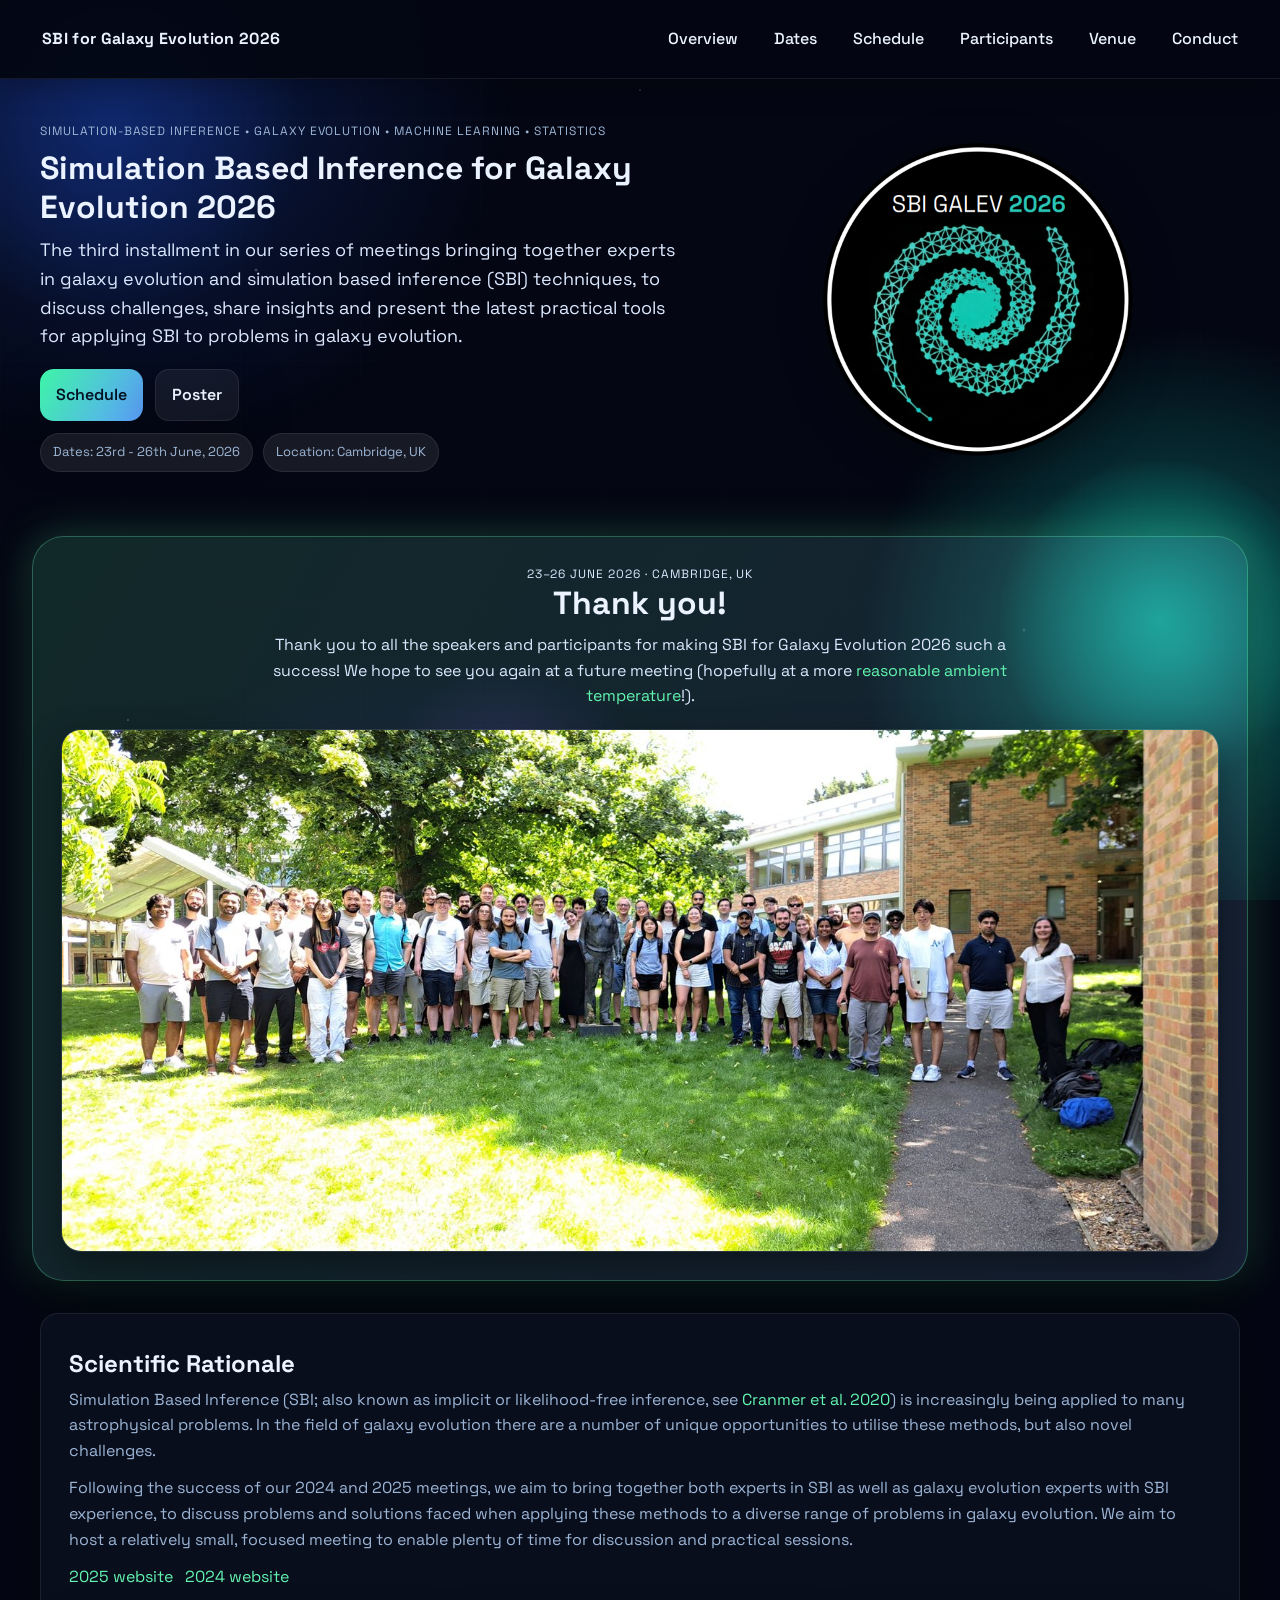
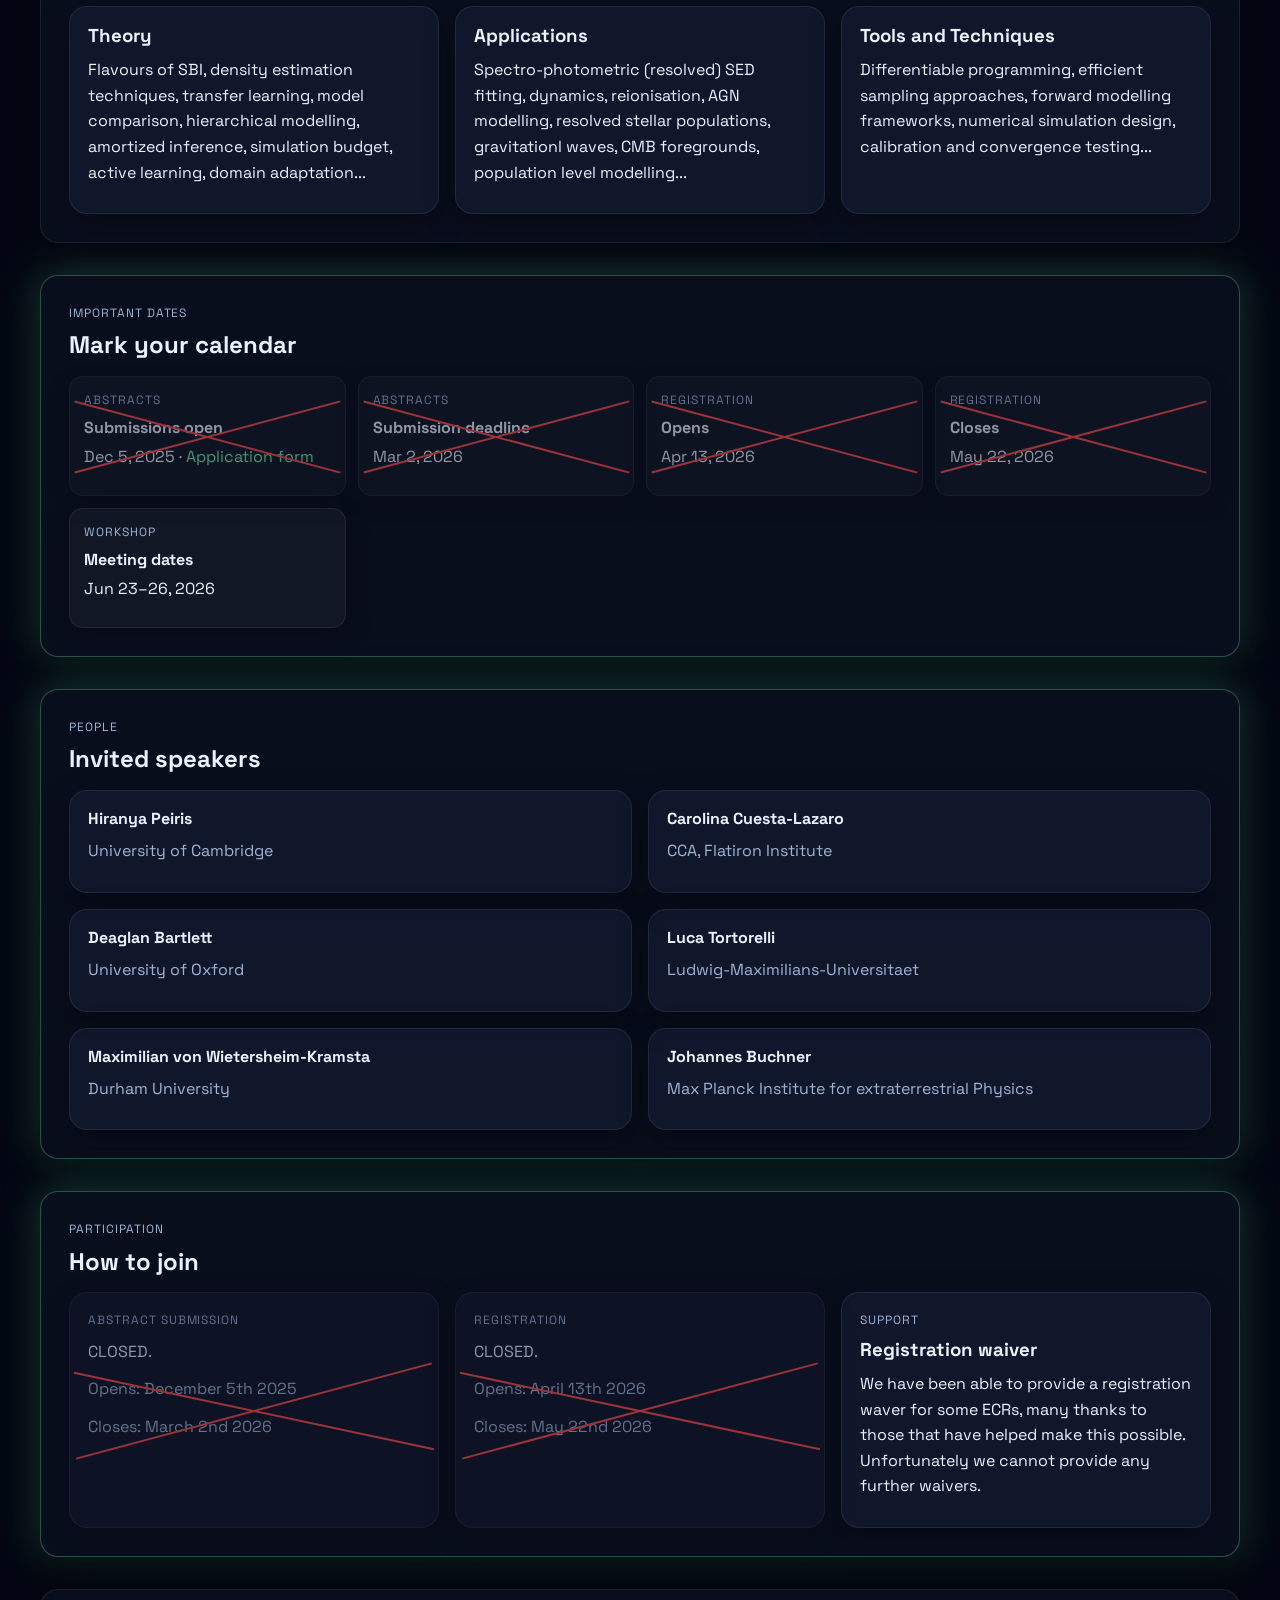
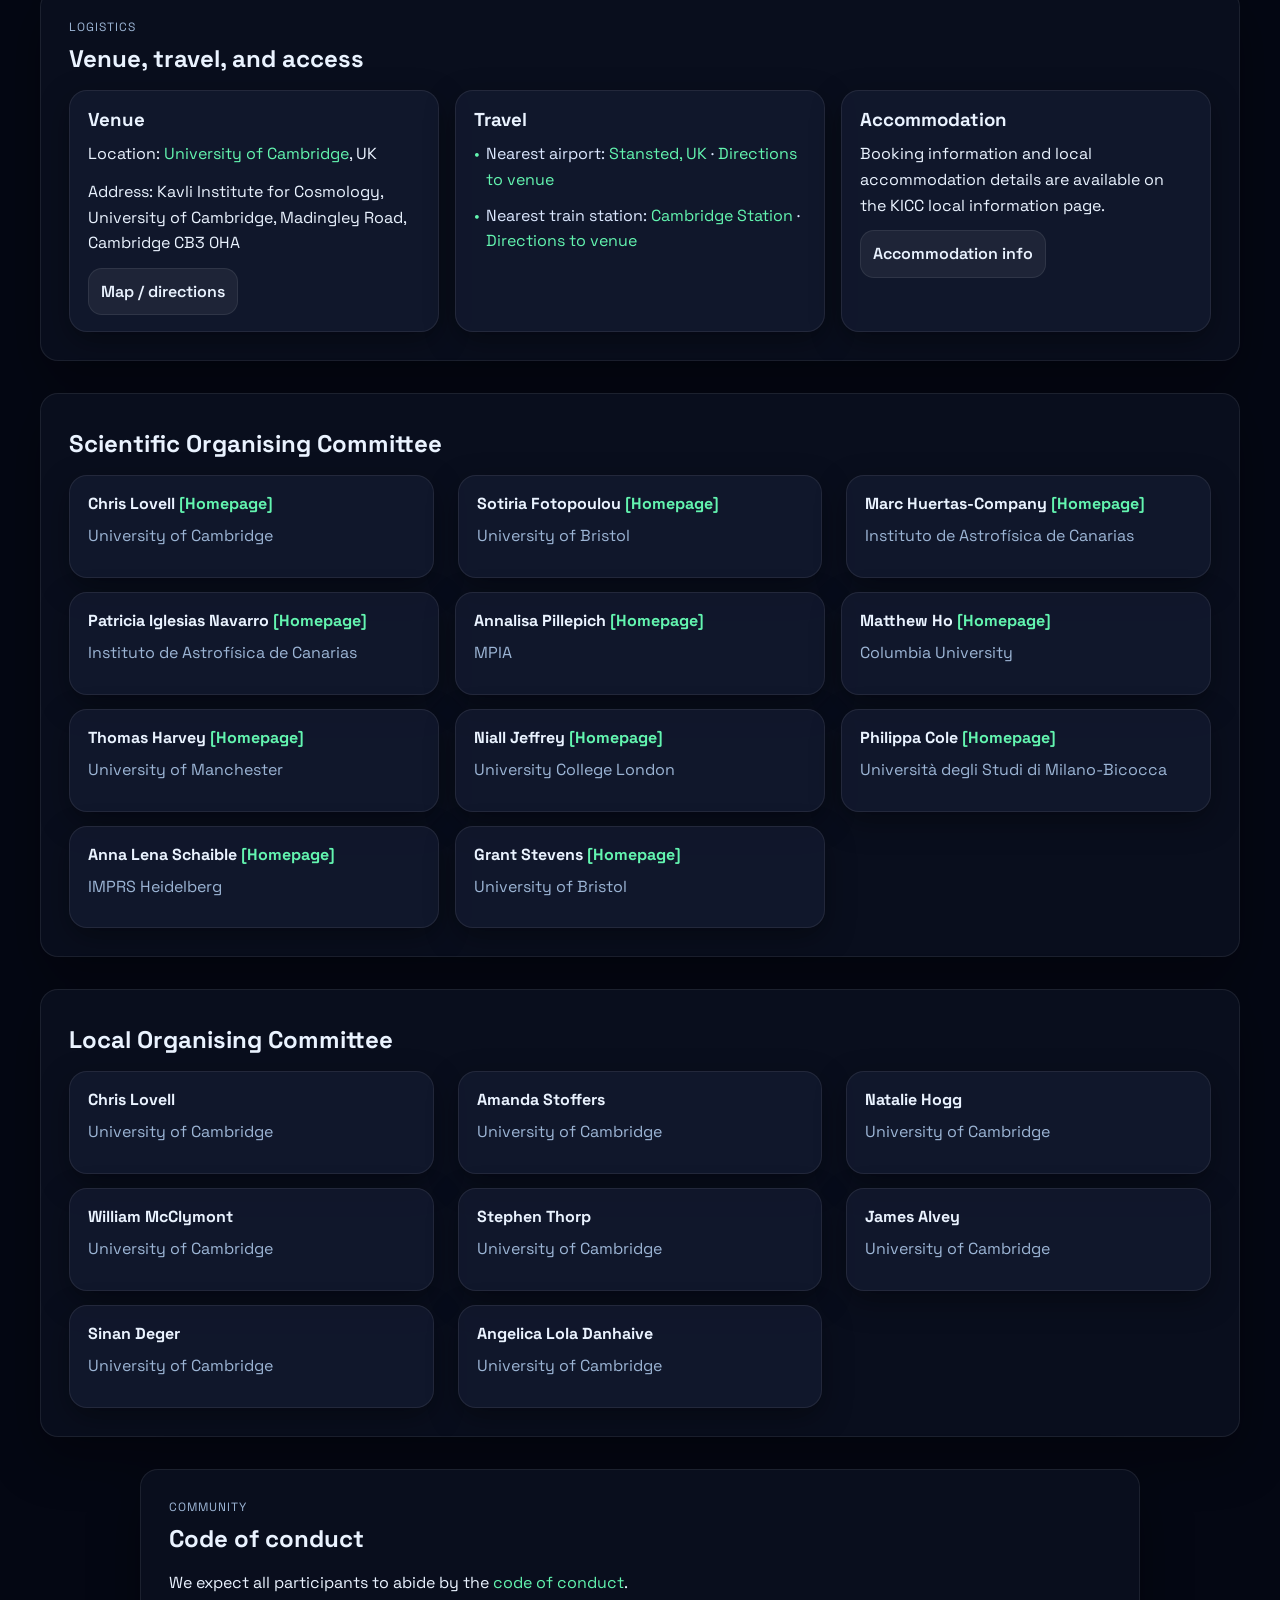
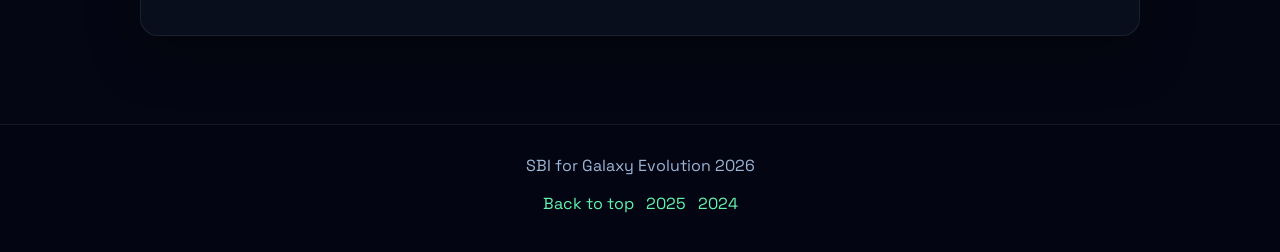
<file: index.html>
<!DOCTYPE html>
<html lang="en">
<head>
  <meta charset="UTF-8">
  <meta name="viewport" content="width=device-width, initial-scale=1.0">
  <title>SBI GALEV 2026</title>
  <link rel="icon" type="image/png" href="assets/logo.png">
  <link rel="preconnect" href="https://fonts.googleapis.com">
  <link rel="preconnect" href="https://fonts.gstatic.com" crossorigin>
  <link href="https://fonts.googleapis.com/css2?family=Space+Grotesk:wght@400;500;600;700&family=IBM+Plex+Mono:wght@400;500&display=swap" rel="stylesheet">
  <!-- Google tag (gtag.js) -->
  <script async src="https://www.googletagmanager.com/gtag/js?id=G-QC3LBYF0QE"></script>
  <script>
    window.dataLayer = window.dataLayer || [];
    function gtag(){dataLayer.push(arguments);}
    gtag('js', new Date());

    gtag('config', 'G-QC3LBYF0QE');
  </script>
  <link rel="stylesheet" href="assets/style.css">
</head>
<body>
  <div class="background">
    <div class="grid"></div>
    <div class="stars"></div>
    <div class="orb orb-1"></div>
    <div class="orb orb-2"></div>
    <div class="orb orb-3"></div>
  </div>

  <header class="hero" id="top">
    <nav class="nav">
      <a class="brand" href="#top">SBI for Galaxy Evolution 2026</a>
      <button class="nav-toggle" aria-label="Toggle navigation" aria-expanded="false">☰</button>
      <div class="nav-links">
        <a href="#overview">Overview</a>
        <a href="#dates">Dates</a>
        <a href="schedule.html">Schedule</a>
        <a href="participants.html">Participants</a>
        <a href="#logistics">Venue</a>
        <a href="#conduct">Conduct</a>
      </div>
    </nav>

    <div class="hero-content">
      <div class="hero-text">
        <p class="label">Simulation-Based Inference • Galaxy Evolution • Machine Learning • Statistics</p>
        <h1>Simulation Based Inference for Galaxy Evolution 2026</h1>
        <p class="lead">The third installment in our series of meetings bringing together experts in galaxy evolution and simulation based inference (SBI) techniques, to discuss challenges, share insights and present the latest practical tools for applying SBI to problems in galaxy evolution.
	</p>
        <div class="hero-actions">
          <a class="button primary" href="schedule.html">Schedule</a>
          <a class="button ghost" href="assets/poster.pdf" target="_blank" rel="noopener">Poster</a>
          <!--a class="button ghost" href="[Add program link]" target="_blank" rel="noopener">Program PDF</a-->
        </div>
        <div class="hero-meta">
          <span class="pill">Dates: 23rd - 26th June, 2026</span>
          <span class="pill">Location: Cambridge, UK</span>
          <!--span class="pill">Abstract submission deadline: <span>March 2nd 2026</span></span-->
          <!--span class="pill">Hybrid: <span>[Yes/No]</span></span-->
        </div>
      </div>
      <div class="hero-visual">
        <img class="logo-image" src="assets/logo.png?v=2" alt="SBI for Galaxy Evolution logo">
      </div>
    </div>
  </header>

  <main>
    <section class="thank-you" aria-label="Thank you">
      <div class="thank-you-inner">
        <div class="thank-you-text">
          <p class="label">23–26 June 2026 · Cambridge, UK</p>
          <h2>Thank you!</h2>
          <p>Thank you to all the speakers and participants for making SBI for Galaxy Evolution 2026 such a success! We hope to see you again at a future meeting (hopefully at a more <a href="https://www.bbc.co.uk/news/articles/crlw2xgrp3xo" target="_blank">reasonable ambient temperature</a>!).</p>
        </div>
        <figure class="thank-you-figure">
          <img src="assets/conference_picture.jpg" alt="Group photo of SBI for Galaxy Evolution 2026 participants outside the Kavli Institute for Cosmology, Cambridge">
        </figure>
      </div>
    </section>

    <section id="overview" class="panel">
      <div class="section-header">
        <p class="label"></p>
        <h2>Scientific Rationale</h2>
	<p class="muted">Simulation Based Inference (SBI; also known as implicit or likelihood-free inference, see <a href="https://www.pnas.org/doi/full/10.1073/pnas.1912789117" target="_blank">Cranmer et al. 2020</a>) is increasingly being applied to many astrophysical problems. In the field of galaxy evolution there are a number of unique opportunities to utilise these methods, but also novel challenges.</p>

	<p class="muted">Following the success of our 2024 and 2025 meetings, we aim to bring together both experts in SBI as well as galaxy evolution experts with SBI experience, to discuss problems and solutions faced when applying these methods to a diverse range of problems in galaxy evolution. We aim to host a relatively small, focused meeting to enable plenty of time for discussion and practical sessions.
	</p>
        <div class="links-inline">
          <a href="https://sbi-galev.github.io/2025/" target="_blank" rel="noopener">2025 website</a>
          <a href="https://sbi-galev.github.io/2024/" target="_blank" rel="noopener">2024 website</a>
        </div>
      </div>
      <div class="cards three">
        <article class="card">
          <!--p class="label"></p-->
          <h3>Theory</h3>
          <p>Flavours of SBI, density estimation techniques, transfer learning, model comparison, hierarchical modelling, amortized inference, simulation budget, active learning, domain adaptation...</p>
        </article>
        <article class="card">
          <!--p class="label">Just some of the topics covered in previous meetings...</p-->
          <h3>Applications</h3>
          <p>Spectro-photometric (resolved) SED fitting, dynamics, reionisation, AGN modelling, resolved stellar populations, gravitationl waves, CMB foregrounds, population level modelling...</p>
        </article>

        <article class="card">
          <!--p class="label"></p-->
          <h3>Tools and Techniques</h3>
          <p>Differentiable programming, efficient sampling approaches, forward modelling frameworks, numerical simulation design, calibration and convergence testing...</p>
        </article>
      </div>
    </section>

    <section id="dates" class="panel highlight">
      <div class="section-header">
        <p class="label">Important dates</p>
        <h2>Mark your calendar</h2>
        <!--p class="muted">Fill in the milestones and we will keep this timeline in sync with announcements.</p-->
      </div>
      <div class="milestones">
        <article class="mini-card crossed-out">
          <p class="label">Abstracts</p>
          <h4>Submissions open</h4>
          <p>Dec 5, 2025 · <a href="https://forms.gle/ouqA81g2KwaksUS9A" target="_blank">Application form</a></p>
        </article>
        <article class="mini-card crossed-out">
          <p class="label">Abstracts</p>
          <h4>Submission deadline</h4>
          <p>Mar 2, 2026</p>
        </article>
        <article class="mini-card crossed-out">
          <p class="label">Registration</p>
          <h4>Opens</h4>
          <p>Apr 13, 2026</p>
        </article>
        <article class="mini-card crossed-out">
          <p class="label">Registration</p>
          <h4>Closes</h4>
          <p>May 22, 2026</p>
        </article>
        <article class="mini-card">
          <p class="label">Workshop</p>
          <h4>Meeting dates</h4>
          <p>Jun 23–26, 2026</p>
        </article>
      </div>
    </section>

    <!--section id="program" class="panel">
      <div class="section-header">
        <p class="label">Program</p>
        <h2>Structure & flow</h2>
        <p class="muted">Use this template to publish a clear daily structure. Add a PDF once finalized.</p>
      </div>
      <div class="schedule">
        <div class="day">
          <div class="day-head">
            <h4>Day 1 — <span>[Insert date]</span></h4>
            <p class="muted">Foundations + calibration</p>
          </div>
          <ul>
            <li><span>09:00</span><p>Welcome + workshop goals</p></li>
            <li><span>09:30</span><p>Keynote: <span>[Speaker]</span> — <span>[Talk title]</span></p></li>
            <li><span>11:00</span><p>Tutorial: Neural ratio estimation warmup</p></li>
            <li><span>14:00</span><p>Hands-on lab: Posterior diagnostics on mock surveys</p></li>
            <li><span>16:30</span><p>Lightning talks block 1 (<span>[n slots]</span>)</p></li>
          </ul>
        </div>
        <div class="day">
          <div class="day-head">
            <h4>Day 2 — <span>[Insert date]</span></h4>
            <p class="muted">Surrogates + scaling</p>
          </div>
          <ul>
            <li><span>09:00</span><p>Keynote: <span>[Speaker]</span> — Diffusion surrogates for simulators</p></li>
            <li><span>10:30</span><p>Panel: Robustness & calibration across surveys</p></li>
            <li><span>13:30</span><p>Tutorial: Flow-based posteriors + simulation budget design</p></li>
            <li><span>15:30</span><p>Hack session: Inference pipelines for <span>[Target dataset]</span></p></li>
            <li><span>17:00</span><p>Lightning talks block 2 (<span>[n slots]</span>)</p></li>
          </ul>
        </div>
        <div class="day">
          <div class="day-head">
            <h4>Day 3 — <span>[Insert date]</span></h4>
            <p class="muted">Applications + outlook</p>
          </div>
          <ul>
            <li><span>09:00</span><p>Keynote: <span>[Speaker]</span> — SBI for galaxy assembly histories</p></li>
            <li><span>11:00</span><p>Contributed talks: science highlights</p></li>
            <li><span>14:00</span><p>Collaborative sprint: Uncertainty-aware catalogs</p></li>
            <li><span>16:00</span><p>Wrap-up: Lessons + next steps</p></li>
          </ul>
        </div>
      </div>
    </section-->

    <section id="speakers" class="panel highlight">
      <div class="section-header">
        <p class="label">People</p>
        <h2>Invited speakers</h2>
        <!--p class="muted">Replace placeholders with confirmed names, affiliations, and topics.</p-->
      </div>
      <div class="cards fixed-two">
        <article class="card">
          <h4>Hiranya Peiris</h4>
          <p class="muted">University of Cambridge</p>
        </article>
        <article class="card">
          <h4>Carolina Cuesta-Lazaro</h4>
          <p class="muted">CCA, Flatiron Institute</p>
        </article>
        <article class="card">
          <h4>Deaglan Bartlett</h4>
          <p class="muted">University of Oxford</p>
        </article>
        <article class="card">
          <h4>Luca Tortorelli</h4>
          <p class="muted">Ludwig-Maximilians-Universitaet</p>
        </article>
        <article class="card">
          <h4>Maximilian von Wietersheim-Kramsta</h4>
          <p class="muted">Durham University</p>
        </article>
        <article class="card">
          <h4>Johannes Buchner</h4>
          <p class="muted">Max Planck Institute for extraterrestrial Physics</p>
        </article>
      </div>
      <!--div class="cards four">
        <article class="card">
          <h4><span>[Name]</span></h4>
          <p class="muted"><span>[Affiliation]</span></p>
          <p>Topic: <span>[Galaxy evolution / SBI theme]</span></p>
        </article>
        <article class="card">
          <h4><span>[Name]</span></h4>
          <p class="muted"><span>[Affiliation]</span></p>
          <p>Topic: <span>[ML/statistics focus]</span></p>
        </article>
        <article class="card">
          <h4><span>[Name]</span></h4>
          <p class="muted"><span>[Affiliation]</span></p>
          <p>Topic: <span>[Instrumentation / surveys]</span></p>
        </article>
        <article class="card">
          <h4><span>[Name]</span></h4>
          <p class="muted"><span>[Affiliation]</span></p>
          <p>Topic: <span>[Theory / simulations]</span></p>
        </article>
      </div-->

      <!--div class="banner">
        <div>
          <p class="label">Lightning talks</p>
          <h3>Reserve slots for rapid-fire research updates</h3>
          <p class="muted">We encourage early-career researchers. Suggested duration: 5–7 minutes + 2 minutes for Q&A.</p>
        </div>
        <a class="button ghost" href="[Add submission link]" target="_blank" rel="noopener">Submit a lightning talk</a>
      </div-->
    </section>

    <!--section id="tutorials" class="panel">
      <div class="section-header">
        <p class="label">Hands-on</p>
        <h2>Tutorials & collaborative challenges</h2>
        <p class="muted">Keep this list aligned with lab materials; link notebooks when ready.</p>
      </div>
      <div class="cards two">
        <article class="card">
          <h3>Notebook stack</h3>
          <ul class="list">
            <li><span>[Intro notebook link]</span> — SBI recap + priors</li>
            <li><span>[Rosenbrock / toy sim]</span> — sanity checks & calibration</li>
            <li><span>[Survey-specific notebook]</span> — domain shift tests</li>
            <li><span>[Benchmark dataset]</span> — flows vs. ratio estimators</li>
          </ul>
        </article>
        <article class="card">
          <h3>Challenge ideas</h3>
          <ul class="list">
            <li>Amortized posterior for <span>[Target survey]</span> in < 90 minutes</li>
            <li>Diagnostics for simulator mismatch</li>
            <li>Simulation budget design under compute limits</li>
            <li>Benchmarks for fair model comparison</li>
          </ul>
        </article>
      </div>
    </section-->

    <section id="participation" class="panel highlight">
      <div class="section-header">
        <p class="label">Participation</p>
        <h2>How to join</h2>
        <!--p class="muted">Plug in your forms and policies. Include travel support info like prior years.</p-->
      </div>
      <div class="cards three">
        <article class="card crossed-out">
          <p class="label">Abstract Submission</p>
          <!--h3><span>[Add registration link]</span></h3-->
          <p>CLOSED.</p>
          <p class="muted">Opens: December 5th 2025</p>
          <p class="muted">Closes: March 2nd 2026</p>
        </article>
        <article class="card crossed-out">
          <p class="label">Registration</p>
          <!--h3><span>[Add registration link]</span></h3-->
          <p>CLOSED.</p>
          <p class="muted">Opens: April 13th 2026</p>
          <p class="muted">Closes: May 22nd 2026</p>
        </article>
        <article class="card">
          <p class="label">Support</p>
          <h3>Registration waiver</h3>
          <p>We have been able to provide a registration waver for some ECRs, many thanks to those that have helped make this possible. Unfortunately we cannot provide any further waivers.</p>
          <!--p></p-->
        </article>
      </div>
    </section>

    <section id="logistics" class="panel">
      <div class="section-header">
        <p class="label">Logistics</p>
        <h2>Venue, travel, and access</h2>
        <!--p class="muted">Reuse the structure from 2024/2025: venue map, travel guidance, and accessibility notes.</p-->
      </div>
      <div class="cards three">
        <article class="card">
          <h3>Venue</h3>
	  <p>Location: <a href="https://www.cam.ac.uk/">University of Cambridge</a>, UK</p>
          <p>Address: Kavli Institute for Cosmology, University of Cambridge, Madingley Road, Cambridge CB3 0HA</p>
          <!--p class="muted">Add map link and on-site instructions (badges, Wi‑Fi, security).</p-->
          <a class="button ghost small" href="https://www.kicc.cam.ac.uk/aboutus/directions" target="_blank" rel="noopener">Map / directions</a>
        </article>
        <article class="card">
          <h3>Travel</h3>
          <ul class="list">
		  <li>Nearest airport: <a href="https://maps.app.goo.gl/URDNupUGu6o1kMV89">Stansted, UK</a> · <a href="https://maps.app.goo.gl/Y4thcPTBZyxYCHxN7">Directions to venue</a></li>
	    <li>Nearest train station: <a href="https://maps.app.goo.gl/7uF8bikH2kwmcAtA7">Cambridge Station</a> · <a href="https://maps.app.goo.gl/Dw873Arx4S1NcovE9">Directions to venue</a></li>
            <!--li>Public transit: <span>[Routes + passes]</span></li-->
            <!--li>Hotels: <span>[Recommendations + codes]</span></li-->
            <!--li>Accessibility: <span>[Elevators, ramps, captioning]</span></li-->
          </ul>
        </article>
        <article class="card">
          <h3>Accommodation</h3>
          <p>Booking information and local accommodation details are available on the KICC local information page.</p>
          <a class="button ghost small" href="https://www.kicc.cam.ac.uk/aboutus/local-information" target="_blank" rel="noopener">Accommodation info</a>
        </article>
      </div>
      <!--div class="banner slim">
        <div>
          <p class="label">Hybrid</p>
          <h3>Remote participation</h3>
          <p class="muted">Link streaming platform, code of conduct for chat, and timezone-friendly replays.</p>
          <p>[Add livestream link]</p>
        </div>
        <a class="button ghost" href="[Add remote FAQ]" target="_blank" rel="noopener">Remote FAQ</a>
      </div-->
    </section>

    <section id="SOC" class="panel">
      <div class="section-header">
        <p class="label"></p>
        <h2>Scientific Organising Committee</h2>
        <!--p class="muted">Replace names and roles; add affiliations like prior editions.</p-->
      </div>
      <div class="cards three spaced fixed-three">
        <article class="card">
		<h4>Chris Lovell <span><a href="https://www.christopherlovell.co.uk/">[Homepage]</a></span></h4>
	  <p class="muted">University of Cambridge</p>
          <!--p>Role: <span>[Lead / logistics / comms]</span></p-->
        </article>
        <article class="card">
		<h4>Sotiria Fotopoulou <span><a href="https://www.sotiriafotopoulou.com/">[Homepage]</a></span></h4>
          <p class="muted">University of Bristol</p>
          <!--p>Role: <span>Program chair</span></p-->
        </article>
        <article class="card">
		<h4>Marc Huertas-Company <span><a href="https://mhuertascompany.github.io/">[Homepage]</a></span></h4>
          <p class="muted">Instituto de Astrofísica de Canarias</p>
          <!--p>Role: <span>Program chair</span></p-->
        </article>
      </div>
      <div class="cards three fixed-three">
        <article class="card">
		<h4>Patricia Iglesias Navarro <span><a href="https://patriglesias.github.io/">[Homepage]</a></span></h4>
          <p class="muted">Instituto de Astrofísica de Canarias</p>
          <!--p>Role: <span>Program chair</span></p-->
        </article>
        <article class="card">
		<h4>Annalisa Pillepich <span><a href="https://www.mpia.de/person/44990/3734897">[Homepage]</a></span></h4>
          <p class="muted">MPIA</p>
          <!--p>Role: <span>Program chair</span></p-->
        </article>
        <article class="card">
		<h4><span>Matthew Ho</span> <span><a href="https://maho3.github.io/">[Homepage]</a></span></h4>
          <p class="muted">Columbia University</p>
          <!--p>Role: <span>Program chair</span></p-->
        </article>
      </div>
      <div class="cards three fixed-three">
        <article class="card">
		<h4><span>Thomas Harvey</span> <span><a href="https://thomas-harvey.com/">[Homepage]</a></span></h4>
          <p class="muted">University of Manchester</p>
          <!--p>Role: <span>Program chair</span></p-->
        </article>
        <article class="card">
		<h4><span>Niall Jeffrey</span> <span><a href="https://nialljeffrey.github.io/">[Homepage]</a></span></h4>
          <p class="muted">University College London</p>
          <!--p>Role: <span>Program chair</span></p-->
        </article>
        <article class="card">
		<h4><span>Philippa Cole</span> <span><a href="https://www.linkedin.com/in/pippa-cole-57545569/">[Homepage]</a></span></h4>
          <p class="muted">Università degli Studi di Milano-Bicocca</p>
          <!--p>Role: <span>Program chair</span></p-->
        </article>
      </div>
      <div class="cards three fixed-three">
        <article class="card">
		<h4><span>Anna Lena Schaible</span> <span><a href="https://www.imprs-hd.mpg.de/507265/Schaible-Annalena">[Homepage]</a></span></h4>
          <p class="muted">IMPRS Heidelberg</p>
          <!--p>Role: <span>Program chair</span></p-->
        </article>
        <article class="card">
		<h4><span>Grant Stevens</span> <span><a href="https://grantstevens.dev/">[Homepage]</a></span></h4>
          <p class="muted">University of Bristol</p>
          <!--p>Role: <span>Program chair</span></p-->
        </article>
        <!--article class="card">
          <h4><span>[Organizer name]</span></h4>
          <p class="muted"><span>[Affiliation]</span></p>
          <p>Role: <span>[Tutorials / hack sessions]</span></p>
        </article-->
      </div>
      <!--div class="banner">
        <div>
          <p class="label">Contact</p>
          <h3>Questions? Reach the team.</h3>
          <p class="muted">Set a shared inbox or issue tracker; include response time.</p>
          <p></p>
        </div>
        <a class="button primary" href="mailto:[Add contact email]">Email the organizers</a>
      </div-->
    </section>
    
    <section id="LOC" class="panel">
      <div class="section-header">
        <p class="label"></p>
        <h2>Local Organising Committee</h2>
        <!--p class="muted">Replace names and roles; add affiliations like prior editions.</p-->
      </div>
      <div class="cards three spaced fixed-three">
        <article class="card">
		<h4>Chris Lovell</h4>
	  <p class="muted">University of Cambridge</p>
          <!--p>Role: <span>[Lead / logistics / comms]</span></p-->
        </article>
        <!--article class="card">
		<h4><span>Sotiria Fotopoulou <a href="https://www.sotiriafotopoulou.com/">[Homepage]</a></span></h4>
          <p class="muted"><span>University of Bristol</span></p>
          <!--p>Role: <span>Program chair</span></p-->
        </article-->
        <article class="card">
          <h4>Amanda Stoffers</h4>
          <p class="muted">University of Cambridge</p>
          <!--p>Role: <span></span></p-->
        </article>
        <article class="card">
          <h4>Natalie Hogg</h4>
          <p class="muted">University of Cambridge</p>
          <!--p>Role: <span></span></p-->
        </article>
      </div>
      <div class="cards three spaced fixed-three">
        <article class="card">
          <h4>William McClymont</h4>
          <p class="muted">University of Cambridge</p>
          <!--p>Role: <span></span></p-->
        </article>
        <article class="card">
          <h4>Stephen Thorp</h4>
          <p class="muted">University of Cambridge</p>
          <!--p>Role: <span></span></p-->
        </article>
        <article class="card">
          <h4>James Alvey</h4>
          <p class="muted">University of Cambridge</p>
          <!--p>Role: <span></span></p-->
        </article>
      </div>
      <div class="cards three spaced fixed-three">
        <article class="card">
          <h4>Sinan Deger</h4>
          <p class="muted">University of Cambridge</p>
          <!--p>Role: <span></span></p-->
        </article>
        <article class="card">
          <h4>Angelica Lola Danhaive</h4>
          <p class="muted">University of Cambridge</p>
          <!--p>Role: <span></span></p-->
        </article>
      </div>
      <!--div class="banner">
        <div>
          <p class="label">Contact</p>
          <h3>Questions? Reach the team.</h3>
          <p class="muted">Set a shared inbox or issue tracker; include response time.</p>
          <p></p>
        </div>
        <a class="button primary" href="mailto:[Add contact email]">Email the organizers</a>
      </div-->
    </section>

    <section id="conduct" class="panel slim">
      <div class="section-header">
        <p class="label">Community</p>
        <h2>Code of conduct</h2>
      </div>
      <p>We expect all participants to abide by the <a href="https://sbi-galev.github.io/2024/coc.html">code of conduct</a>.</p>
    </section>
  </main>

  <footer class="footer">
    <p>SBI for Galaxy Evolution 2026</p>
    <div class="links-inline">
      <a href="#top">Back to top</a>
      <a href="https://sbi-galev.github.io/2025/" target="_blank" rel="noopener">2025</a>
      <a href="https://sbi-galev.github.io/2024/" target="_blank" rel="noopener">2024</a>
    </div>
  </footer>
  <script>
    const nav = document.querySelector('.nav');
    const toggle = document.querySelector('.nav-toggle');
    const links = document.querySelector('.nav-links');
    if (toggle && nav && links) {
      toggle.addEventListener('click', () => {
        const isOpen = nav.classList.toggle('open');
        toggle.setAttribute('aria-expanded', isOpen ? 'true' : 'false');
      });
      links.querySelectorAll('a').forEach((link) => {
        link.addEventListener('click', () => {
          nav.classList.remove('open');
          toggle.setAttribute('aria-expanded', 'false');
        });
      });
    }
  </script>
</body>
</html>
</file>
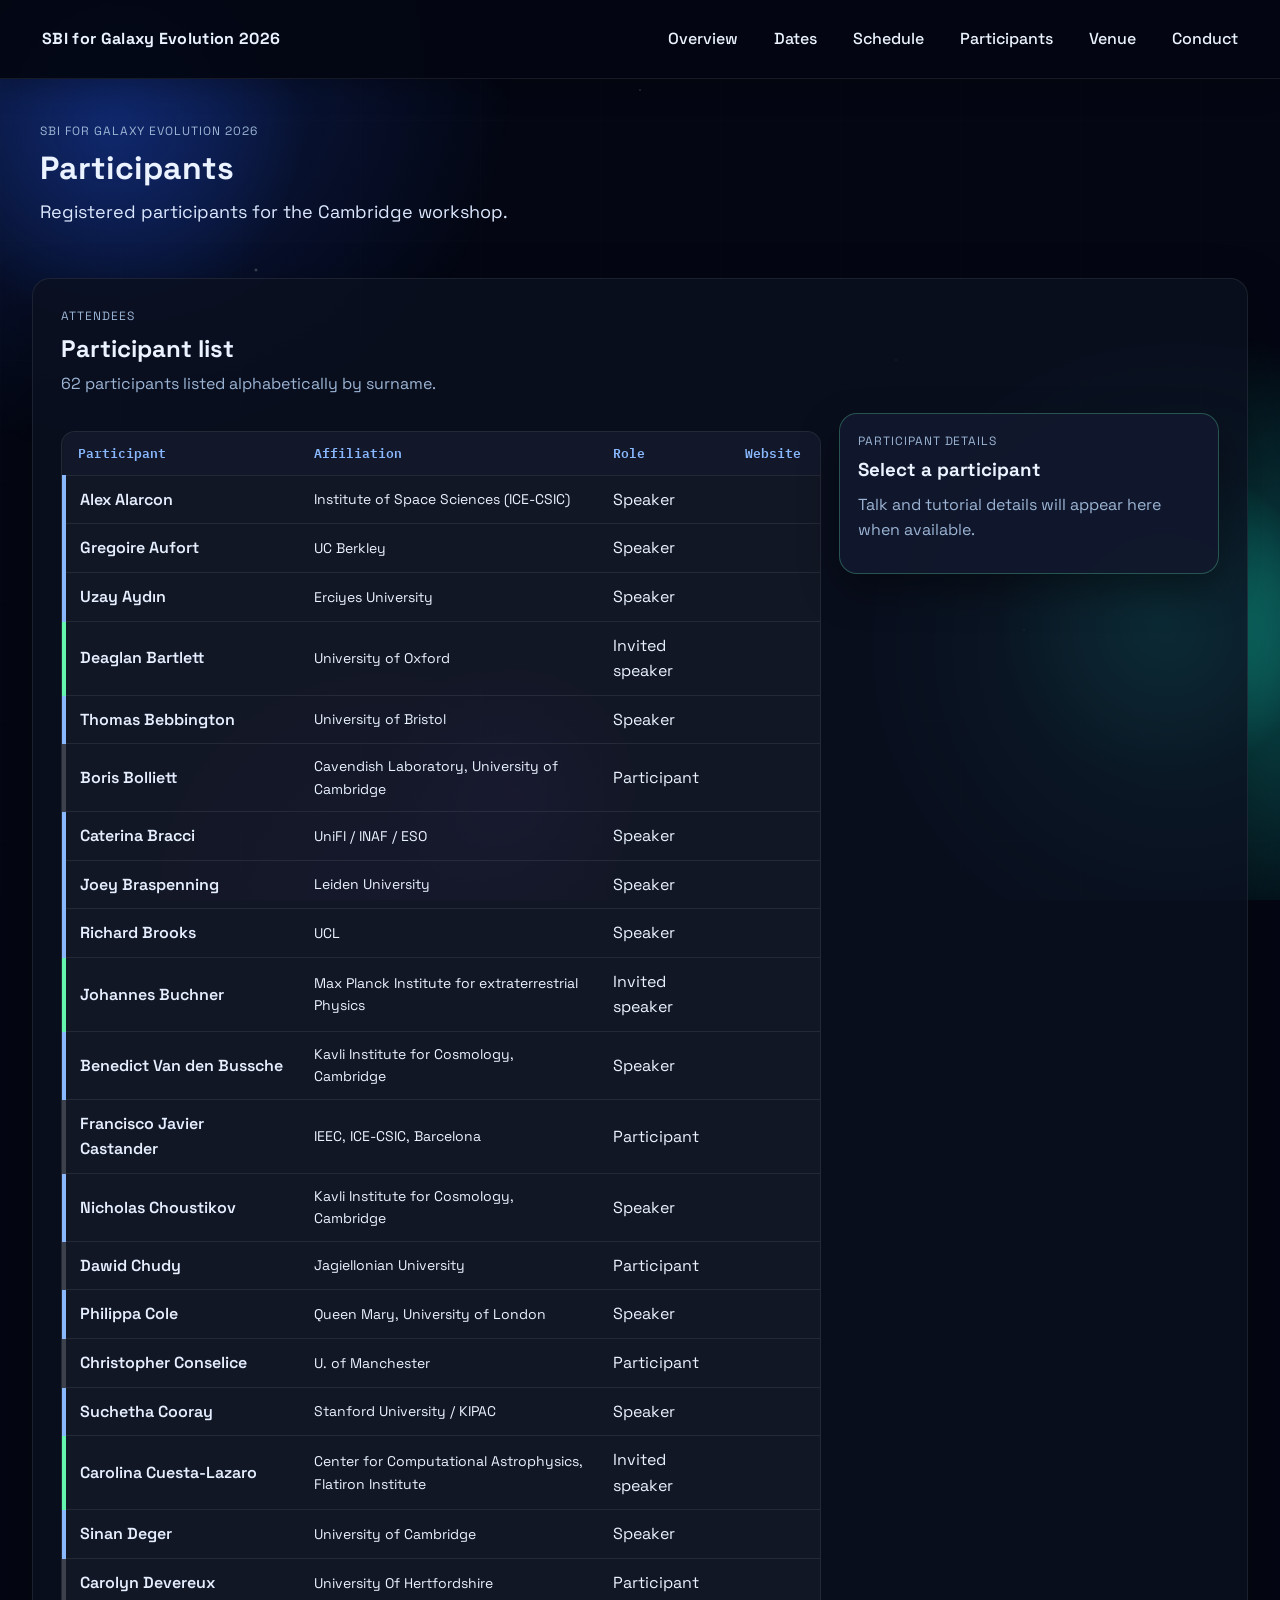
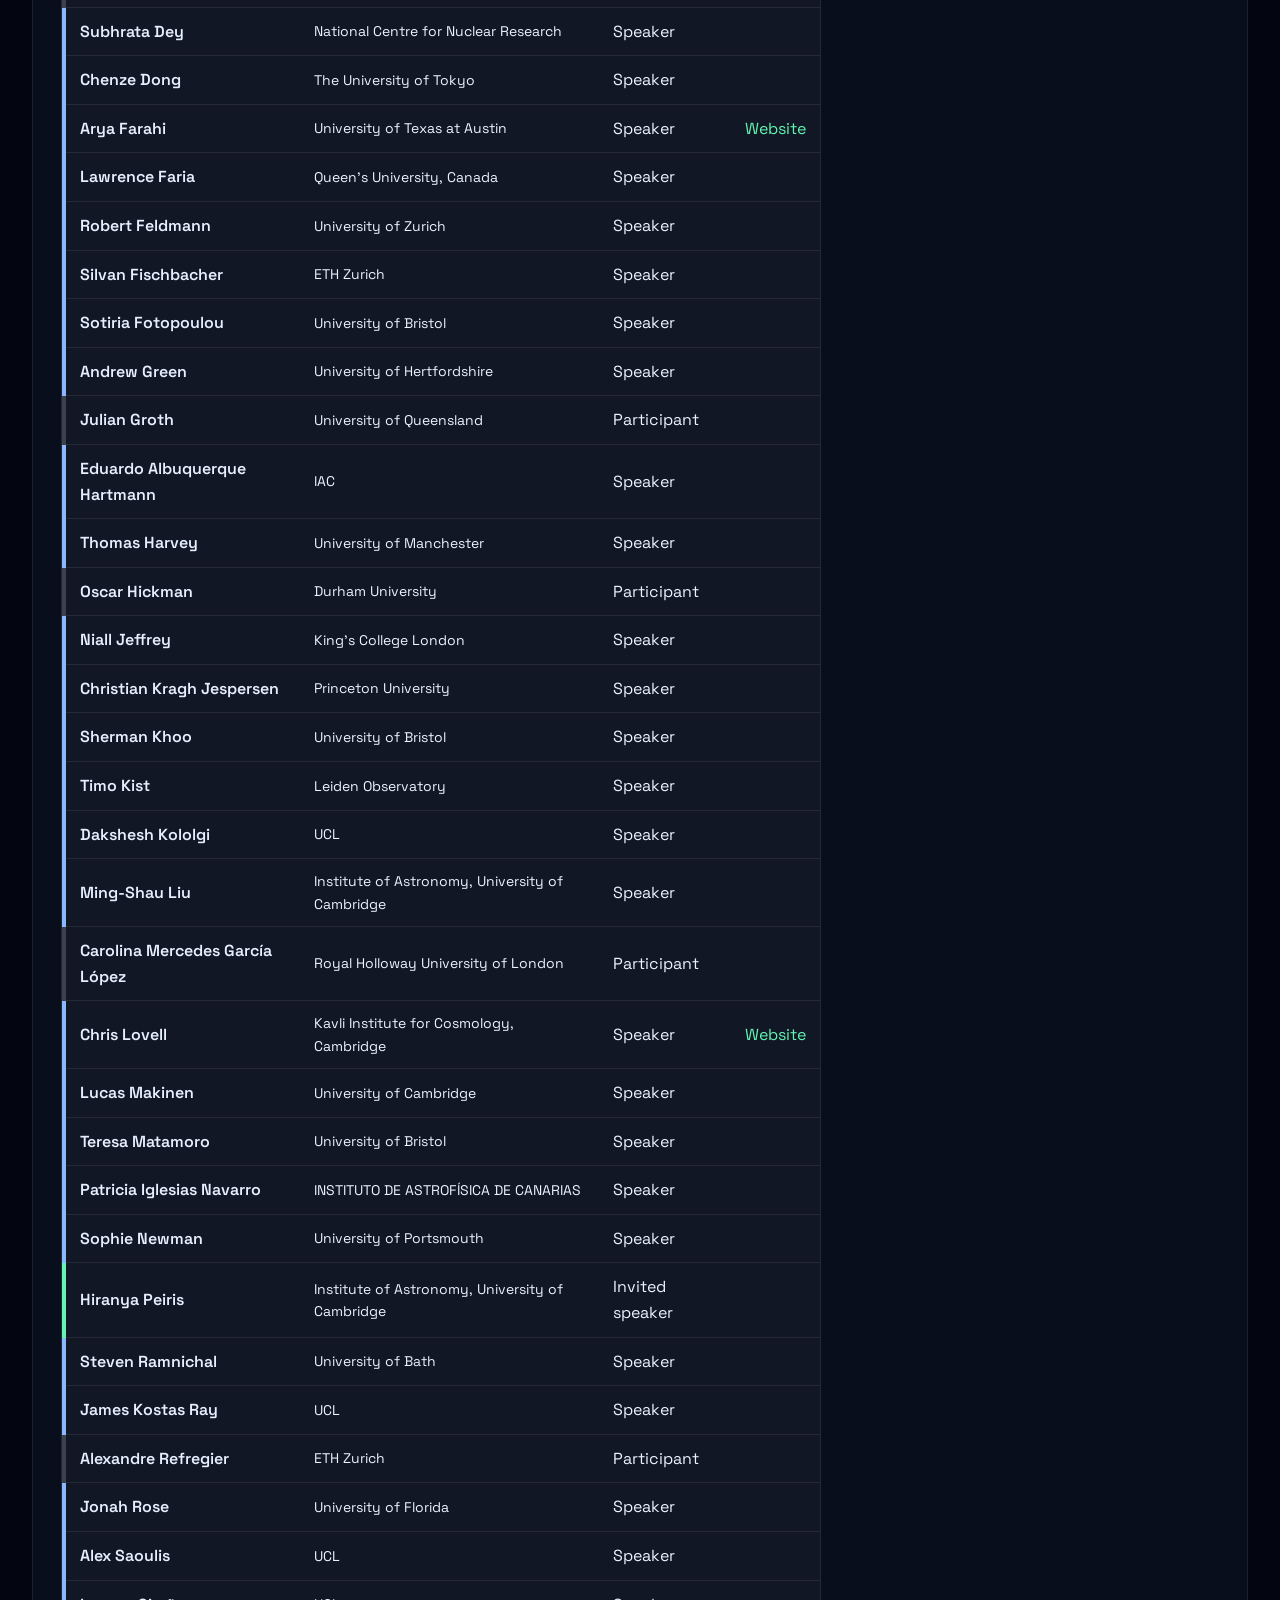
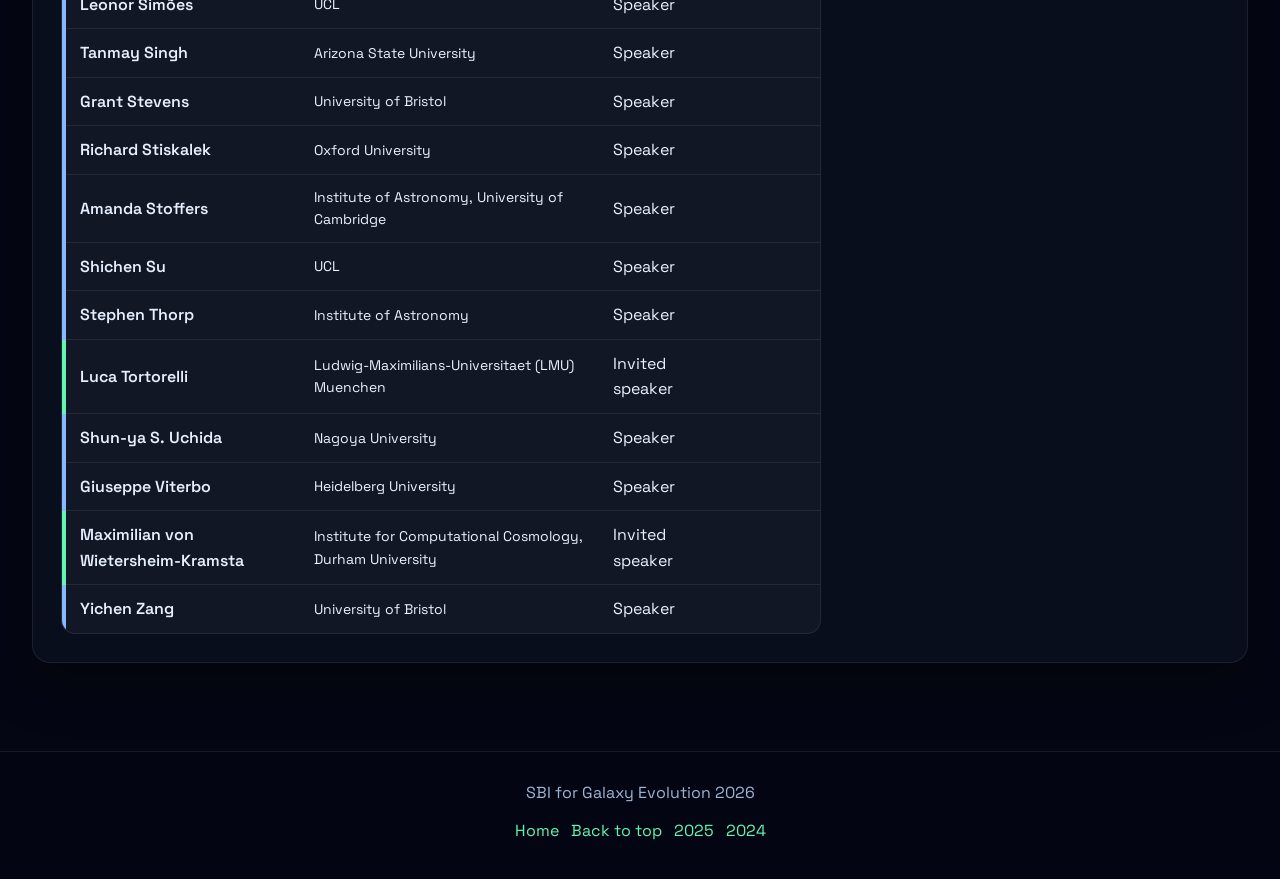
<file: participants.html>
<!DOCTYPE html>
<html lang="en">
<head>
  <meta charset="UTF-8">
  <meta name="viewport" content="width=device-width, initial-scale=1.0">
  <title>Participants | SBI GALEV 2026</title>
  <link rel="icon" type="image/png" href="assets/logo.png">
  <link rel="preconnect" href="https://fonts.googleapis.com">
  <link rel="preconnect" href="https://fonts.gstatic.com" crossorigin>
  <link href="https://fonts.googleapis.com/css2?family=Space+Grotesk:wght@400;500;600;700&family=IBM+Plex+Mono:wght@400;500&display=swap" rel="stylesheet">
  <!-- Google tag (gtag.js) -->
  <script async src="https://www.googletagmanager.com/gtag/js?id=G-QC3LBYF0QE"></script>
  <script>
    window.dataLayer = window.dataLayer || [];
    function gtag(){dataLayer.push(arguments);}
    gtag('js', new Date());

    gtag('config', 'G-QC3LBYF0QE');
  </script>
  <link rel="stylesheet" href="assets/style.css">
</head>
<body>
  <div class="background">
    <div class="grid"></div>
    <div class="stars"></div>
    <div class="orb orb-1"></div>
    <div class="orb orb-2"></div>
    <div class="orb orb-3"></div>
  </div>

  <header class="subpage-hero" id="top">
    <nav class="nav">
      <a class="brand" href="index.html">SBI for Galaxy Evolution 2026</a>
      <button class="nav-toggle" aria-label="Toggle navigation" aria-expanded="false">☰</button>
      <div class="nav-links">
        <a href="index.html#overview">Overview</a>
        <a href="index.html#dates">Dates</a>
        <a href="schedule.html">Schedule</a>
        <a href="participants.html" aria-current="page">Participants</a>
        <a href="index.html#logistics">Venue</a>
        <a href="index.html#conduct">Conduct</a>
      </div>
    </nav>

    <div class="subpage-title">
      <p class="label">SBI for Galaxy Evolution 2026</p>
      <h1>Participants</h1>
      <p class="lead">Registered participants for the Cambridge workshop.</p>
    </div>
  </header>

  <main>
    <section class="panel participants-panel" aria-labelledby="participants-heading">
      <div class="section-header">
        <p class="label">Attendees</p>
        <h2 id="participants-heading">Participant list</h2>
        <p class="muted">62 participants listed alphabetically by surname.</p>
      </div>

      <div class="participants-layout">
        <div class="participants-table-wrap">
          <table class="participants-table">
            <thead>
              <tr>
                <th scope="col">Participant</th>
                <th scope="col">Affiliation</th>
                <th scope="col">Role</th>
                <th scope="col">Website</th>
              </tr>
            </thead>
            <tbody id="participants-body">
              <tr><td colspan="4">Loading participants...</td></tr>
            </tbody>
          </table>
        </div>

        <aside class="participant-detail" aria-live="polite">
          <p class="label" id="participant-role">Participant details</p>
          <h3 id="participant-name">Select a participant</h3>
          <p class="participant-affiliation" id="participant-affiliation" hidden></p>
          <p class="participant-website" id="participant-website" hidden></p>
          <div id="participant-sessions" class="participant-sessions">
            <p class="muted">Talk and tutorial details will appear here when available.</p>
          </div>
        </aside>
      </div>
    </section>
  </main>

  <footer class="footer">
    <p>SBI for Galaxy Evolution 2026</p>
    <div class="links-inline">
      <a href="index.html">Home</a>
      <a href="#top">Back to top</a>
      <a href="https://sbi-galev.github.io/2025/" target="_blank" rel="noopener">2025</a>
      <a href="https://sbi-galev.github.io/2024/" target="_blank" rel="noopener">2024</a>
    </div>
  </footer>

  <script>
    const nav = document.querySelector('.nav');
    const toggle = document.querySelector('.nav-toggle');
    const links = document.querySelector('.nav-links');
    if (toggle && nav && links) {
      toggle.addEventListener('click', () => {
        const isOpen = nav.classList.toggle('open');
        toggle.setAttribute('aria-expanded', isOpen ? 'true' : 'false');
      });
      links.querySelectorAll('a').forEach((link) => {
        link.addEventListener('click', () => {
          nav.classList.remove('open');
          toggle.setAttribute('aria-expanded', 'false');
        });
      });
    }

    const participantsBody = document.querySelector('#participants-body');
    const detailRole = document.querySelector('#participant-role');
    const detailName = document.querySelector('#participant-name');
    const detailAffiliation = document.querySelector('#participant-affiliation');
    const detailWebsite = document.querySelector('#participant-website');
    const detailSessions = document.querySelector('#participant-sessions');

    function normalizeName(value) {
      return (value || '').toLowerCase().normalize('NFD').replace(/[\u0300-\u036f]/g, '').replace(/[^a-z0-9]+/g, ' ').trim();
    }

    function parseCsv(text) {
      const rows = [];
      let row = [];
      let value = '';
      let quoted = false;

      for (let index = 0; index < text.length; index += 1) {
        const char = text[index];
        const next = text[index + 1];

        if (char === '"' && quoted && next === '"') {
          value += '"';
          index += 1;
        } else if (char === '"') {
          quoted = !quoted;
        } else if (char === ',' && !quoted) {
          row.push(value);
          value = '';
        } else if ((char === '\n' || char === '\r') && !quoted) {
          if (char === '\r' && next === '\n') {
            index += 1;
          }
          row.push(value);
          if (row.some((cell) => cell.trim())) {
            rows.push(row);
          }
          row = [];
          value = '';
        } else {
          value += char;
        }
      }

      row.push(value);
      if (row.some((cell) => cell.trim())) {
        rows.push(row);
      }

      const headers = (rows.shift() || []).map((header) => header.trim().toLowerCase());
      return rows.map((cells) => Object.fromEntries(headers.map((header, index) => [header, (cells[index] || '').trim()])));
    }

    function splitSpeakers(value) {
      return (value || '').split(/,| and /).map((speaker) => speaker.trim()).filter(Boolean);
    }

    function namedValueFor(value, speaker, multiSpeaker) {
      if (!value) {
        return '';
      }
      if (!multiSpeaker) {
        return value;
      }

      const speakerKey = normalizeName(speaker);
      const match = value.split(';').map((item) => item.trim()).find((item) => {
        const separator = item.indexOf(':');
        return separator > -1 && normalizeName(item.slice(0, separator)) === speakerKey;
      });

      if (!match) {
        return '';
      }

      return match.slice(match.indexOf(':') + 1).trim();
    }

    function addPerson(people, name, affiliation, website) {
      if (!name) {
        return;
      }

      const key = normalizeName(name);
      const person = people.get(key) || { name, affiliation: '', website: '' };
      person.affiliation = person.affiliation || affiliation || '';
      person.website = person.website || website || '';
      people.set(key, person);
    }

    function buildParticipants(rows) {
      const people = new Map();

      rows.forEach((row) => {
        if (row.record_type === 'participant') {
          addPerson(people, row.name, row.affiliation, row.website);
          return;
        }

        if (row.record_type !== 'session') {
          return;
        }

        const speakers = splitSpeakers(row.speakers || row.name);
        const multiSpeaker = speakers.length > 1;
        speakers.forEach((speaker) => {
          addPerson(
            people,
            speaker,
            namedValueFor(row.affiliation, speaker, multiSpeaker),
            namedValueFor(row.website, speaker, multiSpeaker)
          );
        });
      });

      return Array.from(people.values()).sort((left, right) => {
        const leftName = left.name.split(/\s+/).slice(-1)[0] || left.name;
        const rightName = right.name.split(/\s+/).slice(-1)[0] || right.name;
        return leftName.localeCompare(rightName) || left.name.localeCompare(right.name);
      });
    }

    function roleFor(name, sessions) {
      const personSessions = sessions.filter((session) => splitSpeakers(session.speakers || session.name).some((speaker) => normalizeName(speaker) === normalizeName(name)));
      if (personSessions.some((session) => /invited/i.test(session.session || ''))) {
        return 'invited';
      }
      if (personSessions.length) {
        return 'speaker';
      }
      return 'participant';
    }

    function roleLabel(role) {
      if (role === 'invited') return 'Invited speaker';
      if (role === 'speaker') return 'Speaker';
      return 'Participant';
    }

    function showParticipant(participant, sessions, row) {
      const role = roleFor(participant.name, sessions);
      const personSessions = sessions.filter((session) => splitSpeakers(session.speakers || session.name).some((speaker) => normalizeName(speaker) === normalizeName(participant.name)));

      document.querySelectorAll('.participants-table tr.active').forEach((item) => item.classList.remove('active'));
      row.classList.add('active');

      detailRole.textContent = roleLabel(role);
      detailName.textContent = participant.name;
      detailAffiliation.textContent = participant.affiliation || '';
      detailAffiliation.hidden = !participant.affiliation;

      if (participant.website) {
        detailWebsite.hidden = false;
        detailWebsite.innerHTML = '';
        const link = document.createElement('a');
        link.href = participant.website;
        link.target = '_blank';
        link.rel = 'noopener';
        link.textContent = 'Personal website';
        detailWebsite.append(link);
      } else {
        detailWebsite.hidden = true;
        detailWebsite.textContent = '';
      }

      detailSessions.innerHTML = '';
      if (!personSessions.length) {
        const empty = document.createElement('p');
        empty.className = 'muted';
        empty.textContent = 'No scheduled talk or tutorial listed.';
        detailSessions.append(empty);
        return;
      }

      personSessions.forEach((session) => {
        const item = document.createElement('article');
        item.className = 'participant-session';

        const heading = document.createElement('h4');
        heading.textContent = session.title || session.name || 'Scheduled session';
        item.append(heading);

        const meta = document.createElement('p');
        meta.className = 'abstract-meta';
        meta.textContent = [session.session, session.day, session.time, session.name && session.name !== participant.name ? session.name : ''].filter(Boolean).join(' · ');
        if (meta.textContent) {
          item.append(meta);
        }

        const details = document.createElement('details');
        details.className = 'participant-abstract';

        const summary = document.createElement('summary');
        summary.textContent = 'Abstract';
        details.append(summary);

        const body = document.createElement('p');
        body.className = session.abstract ? '' : 'muted';
        body.textContent = session.abstract || 'Abstract not available yet.';
        details.append(body);
        item.append(details);

        detailSessions.append(item);
      });
    }

    fetch('assets/schedule-abstracts.csv', { cache: 'no-store' })
    .then((response) => response.ok ? response.text() : '')
    .then((text) => {
      const rows = parseCsv(text);
      const sessions = rows.filter((row) => row.record_type === 'session');
      const participants = buildParticipants(rows);
      participantsBody.innerHTML = '';

      participants.forEach((participant) => {
        const role = roleFor(participant.name, sessions);
        const row = document.createElement('tr');
        row.className = `participant-row role-${role}`;
        row.tabIndex = 0;

        const nameCell = document.createElement('td');
        nameCell.textContent = participant.name;
        row.append(nameCell);

        const affiliationCell = document.createElement('td');
        affiliationCell.textContent = participant.affiliation || '';
        row.append(affiliationCell);

        const roleCell = document.createElement('td');
        roleCell.textContent = roleLabel(role);
        row.append(roleCell);

        const websiteCell = document.createElement('td');
        if (participant.website) {
          const link = document.createElement('a');
          link.href = participant.website;
          link.target = '_blank';
          link.rel = 'noopener';
          link.textContent = 'Website';
          websiteCell.append(link);
        }
        row.append(websiteCell);

        row.addEventListener('click', () => showParticipant(participant, sessions, row));
        row.addEventListener('keydown', (event) => {
          if (event.key === 'Enter' || event.key === ' ') {
            event.preventDefault();
            showParticipant(participant, sessions, row);
          }
        });

        participantsBody.append(row);
      });

    }).catch(() => {
      participantsBody.innerHTML = '<tr><td colspan="4">Unable to load participants.</td></tr>';
    });
  </script>
</body>
</html>
</file>
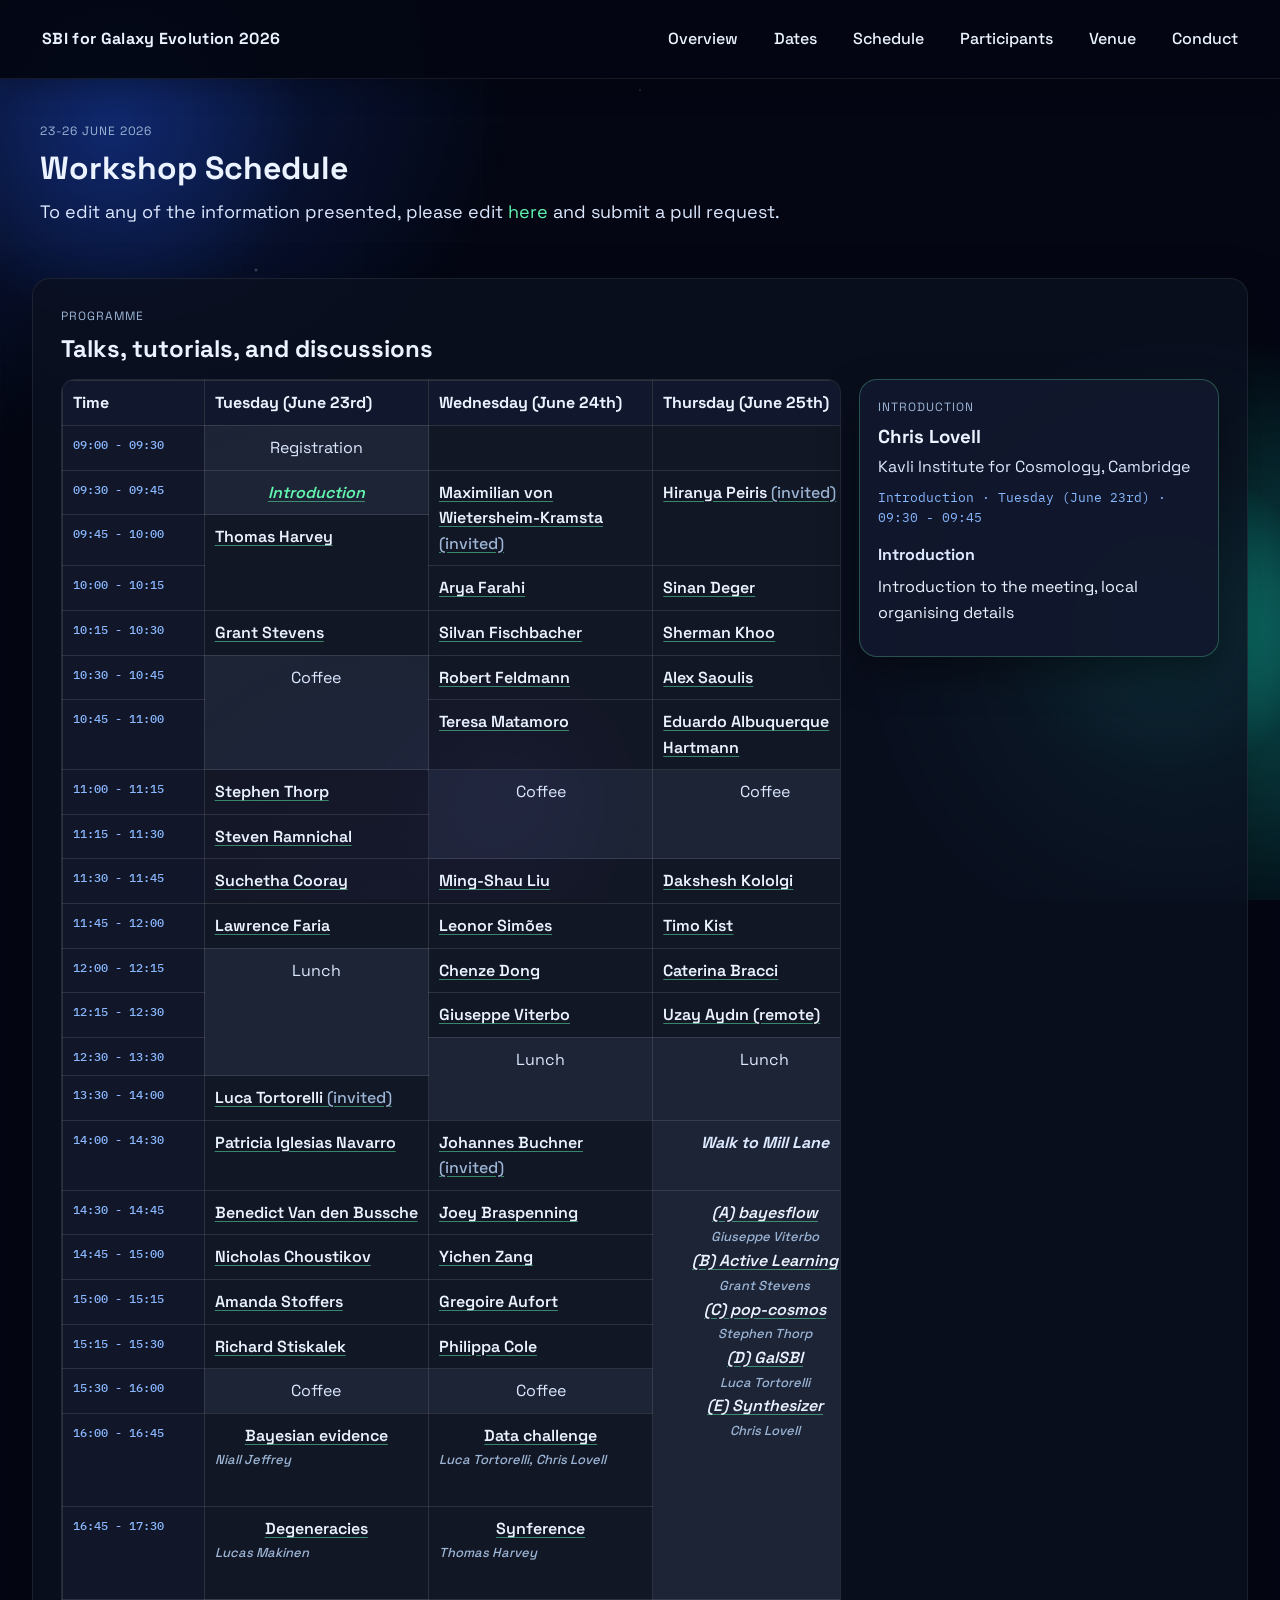
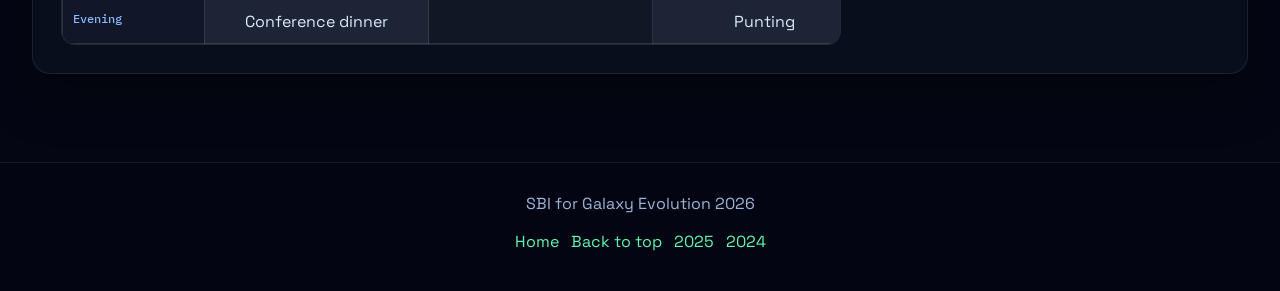
<file: schedule.html>
<!DOCTYPE html>
<html lang="en">
<head>
  <meta charset="UTF-8">
  <meta name="viewport" content="width=device-width, initial-scale=1.0">
  <title>Schedule | SBI GALEV 2026</title>
  <link rel="icon" type="image/png" href="assets/logo.png">
  <link rel="preconnect" href="https://fonts.googleapis.com">
  <link rel="preconnect" href="https://fonts.gstatic.com" crossorigin>
  <link href="https://fonts.googleapis.com/css2?family=Space+Grotesk:wght@400;500;600;700&family=IBM+Plex+Mono:wght@400;500&display=swap" rel="stylesheet">
  <!-- Google tag (gtag.js) -->
  <script async src="https://www.googletagmanager.com/gtag/js?id=G-QC3LBYF0QE"></script>
  <script>
    window.dataLayer = window.dataLayer || [];
    function gtag(){dataLayer.push(arguments);}
    gtag('js', new Date());

    gtag('config', 'G-QC3LBYF0QE');
  </script>
  <link rel="stylesheet" href="assets/style.css">
</head>
<body>
  <div class="background">
    <div class="grid"></div>
    <div class="stars"></div>
    <div class="orb orb-1"></div>
    <div class="orb orb-2"></div>
    <div class="orb orb-3"></div>
  </div>

  <header class="subpage-hero" id="top">
    <nav class="nav">
      <a class="brand" href="index.html">SBI for Galaxy Evolution 2026</a>
      <button class="nav-toggle" aria-label="Toggle navigation" aria-expanded="false">☰</button>
      <div class="nav-links">
        <a href="index.html#overview">Overview</a>
        <a href="index.html#dates">Dates</a>
        <a href="schedule.html" aria-current="page">Schedule</a>
        <a href="participants.html">Participants</a>
        <a href="index.html#logistics">Venue</a>
        <a href="index.html#conduct">Conduct</a>
      </div>
    </nav>

    <div class="subpage-title">
      <p class="label">23-26 June 2026</p>
      <h1>Workshop Schedule</h1>
      <p class="lead">To edit any of the information presented, please edit <a href="https://github.com/sbi-galev/2026/blob/main/assets/schedule-abstracts.csv" target="_blank" rel="noopener">here</a> and submit a pull request.</p>
    </div>
  </header>

  <main>
    <section class="panel schedule-panel" aria-labelledby="schedule-heading">
      <div class="section-header">
        <p class="label">Programme</p>
        <h2 id="schedule-heading">Talks, tutorials, and discussions</h2>
      </div>

      <div class="schedule-layout">
        <div class="schedule-table-wrap" role="region" aria-label="Workshop timetable">
          <table class="schedule-table">
            <thead>
              <tr>
                <th scope="col">Time</th>
                <th scope="col">Tuesday (June 23rd)</th>
                <th scope="col">Wednesday (June 24th)</th>
                <th scope="col">Thursday (June 25th)</th>
                <th scope="col">Friday (June 26th)</th>
              </tr>
            </thead>
            <tbody>
              <tr>
                <th scope="row">09:00 - 09:30</th>
                <td class="schedule-break">Registration</td>
                <td></td>
                <td></td>
                <td></td>
              </tr>
              <tr>
                <th scope="row">09:30 - 09:45</th>
                <td class="schedule-note"><button class="schedule-item" data-name="Chris Lovell" data-time="09:30 - 09:45" data-day="Tuesday (June 23rd)" data-session="Introduction">Introduction</button></td>
                <td rowspan="2"><button class="schedule-item invited" data-name="Maximilian von Wietersheim-Kramsta" data-time="09:30 - 10:00" data-day="Wednesday (June 24th)" data-session="Invited talk">Maximilian von Wietersheim-Kramsta</button></td>
                <td rowspan="2"><button class="schedule-item invited" data-name="Hiranya Peiris" data-time="09:30 - 10:00" data-day="Thursday (June 25th)" data-session="Invited talk">Hiranya Peiris</button></td>
                <td rowspan="2"><button class="schedule-item invited" data-name="Deaglan Bartlett" data-time="09:30 - 10:00" data-day="Friday (June 26th)" data-session="Invited talk">Deaglan Bartlett</button></td>
              </tr>
              <tr>
                <th scope="row">09:45 - 10:00</th>
                <td rowspan="2"><button class="schedule-item" data-name="Thomas Harvey" data-time="09:45 - 10:15" data-day="Tuesday (June 23rd)" data-session="Talk">Thomas Harvey</button></td>
              </tr>
              <tr>
                <th scope="row">10:00 - 10:15</th>
                <td><button class="schedule-item" data-name="Arya Farahi" data-time="10:00 - 10:15" data-day="Wednesday (June 24th)" data-session="Talk">Arya Farahi</button></td>
                <td><button class="schedule-item" data-name="Sinan Deger" data-time="10:00 - 10:15" data-day="Thursday (June 25th)" data-session="Talk">Sinan Deger</button></td>
                <td><button class="schedule-item" data-name="Christian Kragh Jespersen" data-time="10:00 - 10:15" data-day="Friday (June 26th)" data-session="Talk">Christian Kragh Jespersen</button></td>
              </tr>
              <tr>
                <th scope="row">10:15 - 10:30</th>
                <td><button class="schedule-item" data-name="Grant Stevens" data-time="10:15 - 10:30" data-day="Tuesday (June 23rd)" data-session="Talk">Grant Stevens</button></td>
                <td><button class="schedule-item" data-name="Silvan Fischbacher" data-time="10:15 - 10:30" data-day="Wednesday (June 24th)" data-session="Talk">Silvan Fischbacher</button></td>
                <td><button class="schedule-item" data-name="Sherman Khoo" data-time="10:15 - 10:30" data-day="Thursday (June 25th)" data-session="Talk">Sherman Khoo</button></td>
                <td><button class="schedule-item" data-name="Andrew Green" data-time="10:15 - 10:30" data-day="Friday (June 26th)" data-session="Talk">Andrew Green</button></td>
              </tr>
              <tr>
                <th scope="row">10:30 - 10:45</th>
                <td rowspan="2" class="schedule-break">Coffee</td>
                <td><button class="schedule-item" data-name="Robert Feldmann" data-time="10:30 - 10:45" data-day="Wednesday (June 24th)" data-session="Talk">Robert Feldmann</button></td>
                <td><button class="schedule-item" data-name="Alex Saoulis" data-time="10:30 - 10:45" data-day="Thursday (June 25th)" data-session="Talk">Alex Saoulis</button></td>
                <td><button class="schedule-item" data-name="Sophie Newman" data-time="10:30 - 10:45" data-day="Friday (June 26th)" data-session="Talk">Sophie Newman</button></td>
              </tr>
              <tr>
                <th scope="row">10:45 - 11:00</th>
                <td><button class="schedule-item" data-name="Teresa Matamoro" data-time="10:45 - 11:00" data-day="Wednesday (June 24th)" data-session="Talk">Teresa Matamoro</button></td>
                <td><button class="schedule-item" data-name="Eduardo Albuquerque Hartmann" data-time="10:45 - 11:00" data-day="Thursday (June 25th)" data-session="Talk">Eduardo Albuquerque Hartmann</button></td>
                <td><button class="schedule-item" data-name="Shun-ya S. Uchida" data-time="10:45 - 11:00" data-day="Friday (June 26th)" data-session="Talk">Shun-ya S. Uchida</button></td>
              </tr>
              <tr>
                <th scope="row">11:00 - 11:15</th>
                <td><button class="schedule-item" data-name="Stephen Thorp" data-time="11:00 - 11:15" data-day="Tuesday (June 23rd)" data-session="Talk">Stephen Thorp</button></td>
                <td rowspan="2" class="schedule-break">Coffee</td>
                <td rowspan="2" class="schedule-break">Coffee</td>
                <td rowspan="2" class="schedule-break">Coffee</td>
              </tr>
              <tr>
                <th scope="row">11:15 - 11:30</th>
                <td><button class="schedule-item" data-name="Steven Ramnichal" data-time="11:15 - 11:30" data-day="Tuesday (June 23rd)" data-session="Talk">Steven Ramnichal</button></td>
              </tr>
              <tr>
                <th scope="row">11:30 - 11:45</th>
                <td><button class="schedule-item" data-name="Suchetha Cooray" data-time="11:30 - 11:45" data-day="Tuesday (June 23rd)" data-session="Talk">Suchetha Cooray</button></td>
                <td><button class="schedule-item" data-name="Ming-Shau Liu" data-time="11:30 - 11:45" data-day="Wednesday (June 24th)" data-session="Talk">Ming-Shau Liu</button></td>
                <td><button class="schedule-item" data-name="Dakshesh Kololgi" data-time="11:30 - 11:45" data-day="Thursday (June 25th)" data-session="Talk">Dakshesh Kololgi</button></td>
                <td><button class="schedule-item" data-name="Shichen Su" data-time="11:30 - 11:45" data-day="Friday (June 26th)" data-session="Talk">Shichen (Teresa) Su</button></td>
              </tr>
              <tr>
                <th scope="row">11:45 - 12:00</th>
                <td><button class="schedule-item" data-name="Lawrence Faria" data-time="11:45 - 12:00" data-day="Tuesday (June 23rd)" data-session="Talk">Lawrence Faria</button></td>
                <td><button class="schedule-item" data-name="Leonor Simões" data-time="11:45 - 12:00" data-day="Wednesday (June 24th)" data-session="Talk">Leonor Simões</button></td>
                <td><button class="schedule-item" data-name="Timo Kist" data-time="11:45 - 12:00" data-day="Thursday (June 25th)" data-session="Talk">Timo Kist</button></td>
                <td><button class="schedule-item" data-name="Richard Brooks" data-time="11:45 - 12:00" data-day="Friday (June 26th)" data-session="Talk">Richard Brooks</button></td>
              </tr>
              <tr>
                <th scope="row">12:00 - 12:15</th>
                <td rowspan="3" class="schedule-break">Lunch</td>
                <td><button class="schedule-item" data-name="Chenze Dong" data-time="12:00 - 12:15" data-day="Wednesday (June 24th)" data-session="Talk">Chenze Dong</button></td>
                <td><button class="schedule-item" data-name="Caterina Bracci" data-time="12:00 - 12:15" data-day="Thursday (June 25th)" data-session="Talk">Caterina Bracci</button></td>
                <td><button class="schedule-item" data-name="Thomas Bebbington" data-time="12:00 - 12:15" data-day="Friday (June 26th)" data-session="Talk">Thomas Bebbington</button></td>
              </tr>
              <tr>
                <th scope="row">12:15 - 12:30</th>
                <td><button class="schedule-item" data-name="Giuseppe Viterbo" data-time="12:15 - 12:30" data-day="Wednesday (June 24th)" data-session="Talk">Giuseppe Viterbo</button></td>
                <td><button class="schedule-item" data-name="Uzay Aydın" data-time="12:15 - 12:30" data-day="Thursday (June 25th)" data-session="Remote talk">Uzay Aydın (remote)</button></td>
                <td><button class="schedule-item" data-name="Subhrata Dey" data-time="12:15 - 12:30" data-day="Friday (June 26th)" data-session="Talk">Subhrata Dey</button></td>
              </tr>
              <tr>
                <th scope="row">12:30 - 13:30</th>
                <td rowspan="2" class="schedule-break">Lunch</td>
                <td rowspan="2" class="schedule-break">Lunch</td>
                <td rowspan="2" class="schedule-break">Lunch</td>
              </tr>
              <tr>
                <th scope="row">13:30 - 14:00</th>
                <td><button class="schedule-item invited" data-name="Luca Tortorelli" data-time="13:30 - 14:00" data-day="Tuesday (June 23rd)" data-session="Invited talk">Luca Tortorelli</button></td>
              </tr>
              <tr>
                <th scope="row">14:00 - 14:30</th>
                <td><button class="schedule-item" data-name="Patricia Iglesias Navarro" data-time="14:00 - 14:30" data-day="Tuesday (June 23rd)" data-session="Talk">Patricia Iglesias Navarro</button></td>
                <td><button class="schedule-item invited" data-name="Johannes Buchner" data-time="14:00 - 14:30" data-day="Wednesday (June 24th)" data-session="Invited talk">Johannes Buchner</button></td>
                <td class="schedule-note strong">Walk to Mill Lane</td>
                <td><button class="schedule-item invited" data-name="Carolina Cuesta-Lazaro" data-time="14:00 - 14:30" data-day="Friday (June 26th)" data-session="Invited talk">Carolina Cuesta-Lazaro</button></td>
              </tr>
              <tr>
                <th scope="row">14:30 - 14:45</th>
                <td><button class="schedule-item" data-name="Benedict Van den Bussche" data-time="14:30 - 14:45" data-day="Tuesday (June 23rd)" data-session="Talk">Benedict Van den Bussche</button></td>
                <td><button class="schedule-item" data-name="Joey Braspenning" data-time="14:30 - 14:45" data-day="Wednesday (June 24th)" data-session="Talk">Joey Braspenning</button></td>
                <td rowspan="7" class="schedule-session">
                  <button class="schedule-item session-link" data-name="bayesflow" data-speakers="Giuseppe Viterbo" data-time="14:30 - 17:30" data-day="Thursday (June 25th)" data-session="Tutorial">(A) bayesflow</button>
                  <span class="session-presenters">Giuseppe Viterbo</span>
                  <button class="schedule-item session-link" data-name="Active Learning" data-speakers="Grant Stevens" data-time="14:30 - 17:30" data-day="Thursday (June 25th)" data-session="Tutorial">(B) Active Learning</button>
                  <span class="session-presenters">Grant Stevens</span>
                  <button class="schedule-item session-link" data-name="pop-cosmos" data-speakers="Stephen Thorp" data-time="14:30 - 17:30" data-day="Thursday (June 25th)" data-session="Tutorial">(C) pop-cosmos</button>
                  <span class="session-presenters">Stephen Thorp</span>
                  <button class="schedule-item session-link" data-name="GalSBI" data-speakers="Luca Tortorelli" data-time="14:30 - 17:30" data-day="Thursday (June 25th)" data-session="Tutorial">(D) GalSBI</button>
                  <span class="session-presenters">Luca Tortorelli</span>
                  <button class="schedule-item session-link" data-name="Synthesizer" data-speakers="Chris Lovell" data-time="14:30 - 17:30" data-day="Thursday (June 25th)" data-session="Tutorial">(E) Synthesizer</button>
                  <span class="session-presenters">Chris Lovell</span>
                </td>
                <td><button class="schedule-item" data-name="Jonah Rose" data-time="14:30 - 14:45" data-day="Friday (June 26th)" data-session="Remote talk">Jonah Rose (remote)</button></td>
              </tr>
              <tr>
                <th scope="row">14:45 - 15:00</th>
                <td><button class="schedule-item" data-name="Nicholas Choustikov" data-time="14:45 - 15:00" data-day="Tuesday (June 23rd)" data-session="Talk">Nicholas Choustikov</button></td>
                <td><button class="schedule-item" data-name="Yichen Zang" data-time="14:45 - 15:00" data-day="Wednesday (June 24th)" data-session="Talk">Yichen Zang</button></td>
                <td><button class="schedule-item" data-name="Tanmay Singh" data-time="14:45 - 15:00" data-day="Friday (June 26th)" data-session="Talk">Tanmay Singh</button></td>
              </tr>
              <tr>
                <th scope="row">15:00 - 15:15</th>
                <td><button class="schedule-item" data-name="Amanda Stoffers" data-time="15:00 - 15:15" data-day="Tuesday (June 23rd)" data-session="Talk">Amanda Stoffers</button></td>
                <td><button class="schedule-item" data-name="Gregoire Aufort" data-time="15:00 - 15:15" data-day="Wednesday (June 24th)" data-session="Talk">Gregoire Aufort</button></td>
                <td><button class="schedule-item" data-name="Alex Alarcon" data-time="15:00 - 15:15" data-day="Friday (June 26th)" data-session="Talk">Alex Alarcon</button></td>
              </tr>
              <tr>
                <th scope="row">15:15 - 15:30</th>
                <td><button class="schedule-item" data-name="Richard Stiskalek" data-time="15:15 - 15:30" data-day="Tuesday (June 23rd)" data-session="Talk">Richard Stiskalek</button></td>
                <td><button class="schedule-item" data-name="Philippa Cole" data-time="15:15 - 15:30" data-day="Wednesday (June 24th)" data-session="Talk">Philippa Cole</button></td>
                <td><button class="schedule-item" data-name="James Kostas Ray" data-time="15:15 - 15:30" data-day="Friday (June 26th)" data-session="Talk">James Kostas Ray</button></td>
              </tr>
              <tr>
                <th scope="row">15:30 - 16:00</th>
                <td class="schedule-break">Coffee</td>
                <td class="schedule-break">Coffee</td>
                <td class="schedule-break">Coffee</td>
              </tr>
              <tr>
                <th scope="row">16:00 - 16:45</th>
                <td><button class="schedule-item session-link" data-name="Bayesian evidence" data-speakers="Niall Jeffrey" data-time="16:00 - 16:45" data-day="Tuesday (June 23rd)" data-session="Discussion">Bayesian evidence</button><span class="session-presenters">Niall Jeffrey</span></td>
                <td><button class="schedule-item session-link" data-name="Data challenge" data-speakers="Luca Tortorelli, Chris Lovell" data-time="16:00 - 16:45" data-day="Wednesday (June 24th)" data-session="Discussion">Data challenge</button><span class="session-presenters">Luca Tortorelli, Chris Lovell</span></td>
                <td><button class="schedule-item session-link" data-name="Self hosted AI with openWebUI" data-speakers="Sotiria Fotopoulou" data-time="16:00 - 16:45" data-day="Friday (June 26th)" data-session="Tutorial">Self hosted AI with openWebUI</button><span class="session-presenters">Sotiria Fotopoulou</span></td>
              </tr>
              <tr>
                <th scope="row">16:45 - 17:30</th>
                <td><button class="schedule-item session-link" data-name="Degeneracies" data-speakers="Lucas Makinen" data-time="16:45 - 17:30" data-day="Tuesday (June 23rd)" data-session="Discussion">Degeneracies</button><span class="session-presenters">Lucas Makinen</span></td>
                <td><button class="schedule-item session-link" data-name="Synference" data-speakers="Thomas Harvey" data-time="16:45 - 17:30" data-day="Wednesday (June 24th)" data-session="Tutorial">Synference</button><span class="session-presenters">Thomas Harvey</span></td>
                <td><button class="schedule-item session-link" data-name="AI conference feedback session" data-speakers="Chris Lovell" data-time="16:45 - 17:30" data-day="Friday (June 26th)" data-session="Discussion">AI conference feedback session</button><span class="session-presenters">Chris Lovell</span></td>
              </tr>
              <tr>
                <th scope="row">Evening</th>
                <td class="schedule-break">Conference dinner</td>
                <td></td>
                <td class="schedule-break">Punting</td>
                <td></td>
              </tr>
            </tbody>
          </table>
        </div>

        <aside class="abstract-panel" aria-live="polite">
          <p class="label" id="abstract-session">Selected session</p>
          <h3 id="abstract-name">Programme details</h3>
          <p class="abstract-affiliation" id="abstract-affiliation" hidden></p>
          <p class="abstract-meta" id="abstract-meta">SBI for Galaxy Evolution 2026</p>
          <h4 id="abstract-title"></h4>
          <p id="abstract-body" class="muted">Abstract not available yet.</p>
        </aside>
      </div>
    </section>
  </main>

  <footer class="footer">
    <p>SBI for Galaxy Evolution 2026</p>
    <div class="links-inline">
      <a href="index.html">Home</a>
      <a href="#top">Back to top</a>
      <a href="https://sbi-galev.github.io/2025/" target="_blank" rel="noopener">2025</a>
      <a href="https://sbi-galev.github.io/2024/" target="_blank" rel="noopener">2024</a>
    </div>
  </footer>

  <script>
    const nav = document.querySelector('.nav');
    const toggle = document.querySelector('.nav-toggle');
    const links = document.querySelector('.nav-links');
    if (toggle && nav && links) {
      toggle.addEventListener('click', () => {
        const isOpen = nav.classList.toggle('open');
        toggle.setAttribute('aria-expanded', isOpen ? 'true' : 'false');
      });
      links.querySelectorAll('a').forEach((link) => {
        link.addEventListener('click', () => {
          nav.classList.remove('open');
          toggle.setAttribute('aria-expanded', 'false');
        });
      });
    }

    const abstractMap = new Map();
    const participantMap = new Map();
    const nameEl = document.querySelector('#abstract-name');
    const sessionEl = document.querySelector('#abstract-session');
    const affiliationEl = document.querySelector('#abstract-affiliation');
    const metaEl = document.querySelector('#abstract-meta');
    const titleEl = document.querySelector('#abstract-title');
    const bodyEl = document.querySelector('#abstract-body');

    function normalizeName(value) {
      return (value || '').toLowerCase().normalize('NFD').replace(/[\u0300-\u036f]/g, '').replace(/[^a-z0-9]+/g, ' ').trim();
    }

    function abstractKeyFor(button) {
      return normalizeName([button.dataset.name, button.dataset.session, button.dataset.day, button.dataset.time].join(' '));
    }

    function splitSpeakers(value) {
      return (value || '').split(/,| and /).map((speaker) => speaker.trim()).filter(Boolean);
    }

    function namedValueFor(value, speaker, multiSpeaker) {
      if (!value) {
        return '';
      }
      if (!multiSpeaker) {
        return value;
      }

      const speakerKey = normalizeName(speaker);
      const match = value.split(';').map((item) => item.trim()).find((item) => {
        const separator = item.indexOf(':');
        return separator > -1 && normalizeName(item.slice(0, separator)) === speakerKey;
      });

      if (!match) {
        return '';
      }

      return match.slice(match.indexOf(':') + 1).trim();
    }

    function addParticipant(name, affiliation, website) {
      if (!name) {
        return;
      }

      const key = normalizeName(name);
      const existing = participantMap.get(key) || { name, affiliation: '', website: '' };
      existing.affiliation = existing.affiliation || affiliation || '';
      existing.website = existing.website || website || '';
      participantMap.set(key, existing);
    }

    function addParticipantsFromEntry(entry) {
      if (entry.record_type === 'participant') {
        addParticipant(entry.name, entry.affiliation, entry.website);
        return;
      }

      if (entry.record_type !== 'session') {
        return;
      }

      const speakers = splitSpeakers(entry.speakers || entry.name);
      const multiSpeaker = speakers.length > 1;
      speakers.forEach((speaker) => {
        addParticipant(
          speaker,
          namedValueFor(entry.affiliation, speaker, multiSpeaker),
          namedValueFor(entry.website, speaker, multiSpeaker)
        );
      });
    }

    function affiliationFor(button, match) {
      const speakers = splitSpeakers(button.dataset.speakers || button.dataset.name);
      const affiliations = speakers.map((speaker) => {
        const participant = participantMap.get(normalizeName(speaker));
        if (!participant || !participant.affiliation) {
          return '';
        }
        return speakers.length > 1 ? `${speaker}: ${participant.affiliation}` : participant.affiliation;
      }).filter(Boolean);

      return affiliations.join('; ') || match.affiliation || button.dataset.affiliation || '';
    }

    function parseCsv(text) {
      const rows = [];
      let row = [];
      let value = '';
      let quoted = false;

      for (let index = 0; index < text.length; index += 1) {
        const char = text[index];
        const next = text[index + 1];

        if (char === '"' && quoted && next === '"') {
          value += '"';
          index += 1;
        } else if (char === '"') {
          quoted = !quoted;
        } else if (char === ',' && !quoted) {
          row.push(value);
          value = '';
        } else if ((char === '\n' || char === '\r') && !quoted) {
          if (char === '\r' && next === '\n') {
            index += 1;
          }
          row.push(value);
          if (row.some((cell) => cell.trim())) {
            rows.push(row);
          }
          row = [];
          value = '';
        } else {
          value += char;
        }
      }

      row.push(value);
      if (row.some((cell) => cell.trim())) {
        rows.push(row);
      }

      const headers = (rows.shift() || []).map((header) => header.trim().toLowerCase());
      return rows.map((cells) => Object.fromEntries(headers.map((header, index) => [header, (cells[index] || '').trim()])));
    }

    function loadAbstracts() {
      return fetch('assets/schedule-abstracts.csv', { cache: 'no-store' })
        .then((response) => response.ok ? response.text() : '')
        .then((text) => {
          parseCsv(text).forEach((entry) => {
            addParticipantsFromEntry(entry);
            if (entry.key) {
              abstractMap.set(normalizeName(entry.key), entry);
            }
            if (entry.record_type === 'session' && entry.name && !abstractMap.has(normalizeName(entry.name))) {
              abstractMap.set(normalizeName(entry.name), entry);
            }
          });
        })
        .catch(() => {});
    }

    function showAbstract(button) {
      const name = button.dataset.name;
      const match = abstractMap.get(abstractKeyFor(button)) || abstractMap.get(normalizeName(name)) || {};
      const title = match.title || button.dataset.title || '';
      const abstract = match.abstract || '';
      const affiliation = affiliationFor(button, match);

      document.querySelectorAll('.schedule-item.active').forEach((item) => item.classList.remove('active'));
      button.classList.add('active');

      sessionEl.textContent = button.dataset.session || 'Session';
      nameEl.textContent = name;
      affiliationEl.textContent = affiliation;
      affiliationEl.hidden = !affiliation;
      metaEl.textContent = [button.dataset.session, button.dataset.day, button.dataset.time, button.dataset.speakers ? `with ${button.dataset.speakers}` : ''].filter(Boolean).join(' · ');
      titleEl.textContent = title;
      titleEl.hidden = !title;
      bodyEl.textContent = abstract || 'Abstract not available yet.';
      bodyEl.classList.toggle('muted', !abstract);
    }

    loadAbstracts().finally(() => {
      const buttons = document.querySelectorAll('.schedule-item');
      buttons.forEach((button) => button.addEventListener('click', () => showAbstract(button)));
      const firstButton = buttons[0];
      if (firstButton) {
        showAbstract(firstButton);
      }
    });
  </script>
</body>
</html>
</file>
<file: assets/style.css>
:root {
  --bg: #040713;
  --panel: rgba(12, 16, 32, 0.82);
  --panel-strong: rgba(18, 24, 45, 0.92);
  --border: rgba(255, 255, 255, 0.08);
  --text: #eaf3ff;
  --muted: #9cb5d5;
  --accent: #63f5b0;
  --accent-2: #89b8ff;
  --glow: rgba(99, 245, 176, 0.25);
  --shadow: 0 20px 50px rgba(0, 0, 0, 0.35);
  --radius: 18px;
}

* {
  box-sizing: border-box;
}

body {
  margin: 0;
  font-family: "Space Grotesk", system-ui, -apple-system, sans-serif;
  color: var(--text);
  background: var(--bg);
  line-height: 1.6;
  position: relative;
  overflow-x: hidden;
  padding-top: 74px;
}

/* Keeps anchored sections from hiding under the fixed nav */
.hero,
section {
  scroll-margin-top: 90px;
}

.background {
  position: fixed;
  inset: 0;
  z-index: 0;
  overflow: hidden;
  pointer-events: none;
  background:
    radial-gradient(circle at 10% 8%, rgba(18, 45, 122, 0.55) 0, rgba(18, 45, 122, 0) 24rem),
    radial-gradient(circle at 92% 72%, rgba(20, 198, 177, 0.45) 0, rgba(20, 198, 177, 0) 20rem),
    radial-gradient(circle at 30% 100%, rgba(130, 70, 255, 0.16) 0, rgba(130, 70, 255, 0) 16rem);
}

.grid {
  position: absolute;
  inset: 0;
  background-image:
    linear-gradient(rgba(255, 255, 255, 0.04) 1px, transparent 1px),
    linear-gradient(90deg, rgba(255, 255, 255, 0.04) 1px, transparent 1px);
  background-size: 120px 120px;
  opacity: 0.2;
}

.stars {
  position: absolute;
  inset: 0;
  background-image:
    radial-gradient(2px 2px at 20% 30%, rgba(255, 255, 255, 0.5), transparent),
    radial-gradient(1.5px 1.5px at 50% 10%, rgba(255, 255, 255, 0.35), transparent),
    radial-gradient(2px 2px at 80% 70%, rgba(255, 255, 255, 0.4), transparent),
    radial-gradient(1.5px 1.5px at 10% 80%, rgba(255, 255, 255, 0.5), transparent),
    radial-gradient(2px 2px at 70% 40%, rgba(255, 255, 255, 0.35), transparent);
  opacity: 0.65;
}

.orb {
  position: absolute;
  border-radius: 50%;
  opacity: 0.9;
  background: radial-gradient(circle, currentColor 0, rgba(255, 255, 255, 0) 72%);
}

.orb-1 { width: 380px; height: 380px; color: rgba(18, 45, 122, 0.82); top: -60px; left: -80px; }
.orb-2 { width: 320px; height: 320px; color: rgba(20, 198, 177, 0.72); bottom: 120px; right: -40px; }
.orb-3 { width: 260px; height: 260px; color: rgba(130, 70, 255, 0.38); bottom: -20px; left: 30%; opacity: 0.55; }

h1, h2, h3, h4 {
  margin: 0 0 10px;
  line-height: 1.2;
}

p {
  margin: 0 0 12px;
}

a {
  color: var(--accent);
  text-decoration: none;
}

a:hover {
  color: #a8ffd6;
}

.nav {
  position: fixed;
  inset: 0 0 auto 0;
  z-index: 20;
  display: flex;
  align-items: center;
  justify-content: space-between;
  padding: 18px 32px;
  background: rgba(4, 7, 19, 0.94);
  border-bottom: 1px solid var(--border);
  box-shadow: 0 10px 24px rgba(0, 0, 0, 0.24);
}

.brand {
  font-weight: 700;
  letter-spacing: 0.02em;
}

.nav-links {
  display: flex;
  gap: 16px;
  flex-wrap: wrap;
  font-weight: 500;
}

.nav-toggle {
  display: none;
}

.nav a {
  color: var(--text);
  padding: 8px 10px;
  border-radius: 10px;
  transition: color 0.2s ease, background 0.2s ease;
}

.nav a:hover {
  background: rgba(255, 255, 255, 0.08);
}

.hero {
  position: relative;
  padding: 48px 32px 32px;
}

.subpage-hero {
  position: relative;
  padding: 48px 32px 8px;
}

.subpage-title {
  max-width: 1200px;
  margin: 0 auto;
}

.hero-content {
  display: grid;
  grid-template-columns: 1.1fr 0.9fr;
  gap: 32px;
  align-items: center;
  max-width: 1200px;
  margin: 0 auto;
}

.label {
  text-transform: uppercase;
  letter-spacing: 0.08em;
  font-size: 12px;
  color: var(--muted);
  margin-bottom: 8px;
}

.lead {
  font-size: 18px;
  color: #dce8ff;
}

.hero-actions {
  display: flex;
  gap: 12px;
  flex-wrap: wrap;
  margin: 18px 0 12px;
}

.button {
  display: inline-flex;
  align-items: center;
  justify-content: center;
  gap: 8px;
  padding: 12px 16px;
  border-radius: 14px;
  border: 1px solid var(--border);
  color: var(--text);
  background: transparent;
  cursor: pointer;
  font-weight: 600;
  box-shadow: var(--shadow);
  transition: transform 0.12s ease, box-shadow 0.2s ease, background 0.2s ease;
}

.button.primary {
  background: linear-gradient(120deg, #3ef5a7, #5da0ff);
  color: #031224;
  border: none;
}

.button.ghost {
  background: rgba(255, 255, 255, 0.06);
}

.button.small {
  padding: 10px 12px;
  box-shadow: none;
}

.button:hover {
  transform: translateY(-1px);
  box-shadow: 0 12px 30px rgba(0, 0, 0, 0.4);
}

.hero-meta {
  display: flex;
  gap: 10px;
  flex-wrap: wrap;
  margin-top: 4px;
}

.pill {
  background: rgba(255, 255, 255, 0.08);
  border: 1px solid var(--border);
  border-radius: 999px;
  padding: 8px 12px;
  color: var(--muted);
  font-size: 13px;
}

.hero-visual {
  position: relative;
  display: grid;
  place-items: center;
}

.logo-image {
  width: min(320px, 58vw);
  max-width: 360px;
  filter: drop-shadow(0 10px 22px rgba(0, 0, 0, 0.35));
}

main {
  padding: 0 32px 64px;
}

.panel {
  max-width: 1200px;
  margin: 32px auto 24px;
  padding: 28px 28px;
  background: var(--panel);
  border: 1px solid var(--border);
  border-radius: var(--radius);
  box-shadow: var(--shadow);
  position: relative;
  z-index: 1;
}

.panel.highlight {
  border: 1px solid rgba(99, 245, 176, 0.3);
  box-shadow: 0 20px 40px rgba(0, 0, 0, 0.45), 0 0 40px var(--glow);
}

.panel.slim {
  max-width: 1000px;
}

.section-header {
  margin-bottom: 16px;
}

.section-header h2 {
  margin-bottom: 8px;
}

.muted {
  color: var(--muted);
}

.links-inline {
  display: flex;
  gap: 12px;
  flex-wrap: wrap;
}

.cards {
  display: grid;
  gap: 16px;
}

.cards + .cards {
  margin-top: 14px;
}

.cards.spaced {
  gap: 24px;
}
.cards.two { grid-template-columns: repeat(auto-fit, minmax(280px, 1fr)); }
.cards.three { grid-template-columns: repeat(auto-fit, minmax(240px, 1fr)); }
.cards.four { grid-template-columns: repeat(auto-fit, minmax(200px, 1fr)); }

.cards.fixed-two {
  grid-template-columns: repeat(2, minmax(0, 1fr));
}

.cards.fixed-three {
  grid-template-columns: repeat(3, minmax(0, 1fr));
}

@media (max-width: 900px) {
  .cards.fixed-two,
  .cards.fixed-three {
    grid-template-columns: repeat(auto-fit, minmax(240px, 1fr));
  }
}

.card {
  background: var(--panel-strong);
  border: 1px solid var(--border);
  border-radius: var(--radius);
  padding: 18px 18px 16px;
  box-shadow: 0 10px 30px rgba(0, 0, 0, 0.35);
}

.list {
  list-style: none;
  padding: 0;
  margin: 0;
  display: grid;
  gap: 10px;
}

.list li {
  position: relative;
  padding-left: 12px;
  color: #dce8ff;
}

.list li::before {
  content: "•";
  color: var(--accent);
  position: absolute;
  left: 0;
}

.timeline {
  display: grid;
  gap: 14px;
}

.time-item {
  display: grid;
  grid-template-columns: 32px 1fr;
  align-items: center;
  gap: 12px;
  padding: 12px;
  border-radius: 14px;
  background: rgba(255, 255, 255, 0.04);
  border: 1px solid var(--border);
}

.time-dot {
  width: 10px;
  height: 10px;
  border-radius: 50%;
  background: var(--accent);
  box-shadow: 0 0 16px var(--glow);
}

.milestones {
  display: grid;
  grid-template-columns: repeat(auto-fit, minmax(220px, 1fr));
  gap: 12px;
}

.mini-card {
  display: block;
  padding: 14px;
  border-radius: 14px;
  background: rgba(255, 255, 255, 0.04);
  border: 1px solid var(--border);
  box-shadow: 0 8px 24px rgba(0, 0, 0, 0.28);
}

.mini-card h4 {
  margin: 2px 0 6px;
}

.mini-card-link {
  color: var(--text);
  background: linear-gradient(135deg, rgba(99, 245, 176, 0.16), rgba(137, 184, 255, 0.12));
  transition: transform 0.12s ease, box-shadow 0.2s ease, border-color 0.2s ease, background 0.2s ease;
}

.mini-card-link:hover {
  color: var(--text);
  border-color: rgba(99, 245, 176, 0.42);
  box-shadow: 0 14px 30px rgba(0, 0, 0, 0.34), 0 0 24px rgba(99, 245, 176, 0.12);
  background: linear-gradient(135deg, rgba(99, 245, 176, 0.22), rgba(137, 184, 255, 0.18));
  transform: translateY(-2px);
}

.mini-card.crossed-out,
.card.crossed-out {
  position: relative;
  opacity: 0.6;
}

.mini-card.crossed-out::before,
.mini-card.crossed-out::after,
.card.crossed-out::before,
.card.crossed-out::after {
  content: "";
  position: absolute;
  top: 50%;
  left: 0;
  width: 100%;
  height: 2px;
  background: #ff4d4d;
  z-index: 10;
  pointer-events: none;
}

.mini-card.crossed-out::before {
  transform: rotate(15deg);
}

.mini-card.crossed-out::after,
.card.crossed-out::after {
  transform: rotate(-15deg);
}

.card.crossed-out::before {
  transform: rotate(12deg);
}

.schedule {
  display: grid;
  grid-template-columns: repeat(auto-fit, minmax(280px, 1fr));
  gap: 14px;
}

.schedule-panel {
  max-width: 1440px;
}

.schedule-layout {
  display: grid;
  grid-template-columns: minmax(0, 1fr) minmax(300px, 360px);
  gap: 18px;
  align-items: start;
}

.schedule-table-wrap {
  overflow-x: auto;
  border: 1px solid var(--border);
  border-radius: 14px;
  background: rgba(255, 255, 255, 0.04);
}

.schedule-table {
  width: 100%;
  min-width: 1040px;
  border-collapse: collapse;
}

.schedule-table th,
.schedule-table td {
  width: 19%;
  padding: 9px 10px;
  border: 1px solid rgba(255, 255, 255, 0.11);
  vertical-align: top;
}

.schedule-table th:first-child,
.schedule-table td:first-child {
  width: 12%;
}

.schedule-table thead th {
  position: sticky;
  top: 0;
  z-index: 2;
  background: rgba(18, 24, 45, 0.98);
  color: var(--text);
  text-align: left;
}

.schedule-table tbody th {
  color: var(--accent-2);
  font-family: "IBM Plex Mono", monospace;
  font-size: 12px;
  font-weight: 500;
  text-align: left;
  white-space: nowrap;
  background: rgba(18, 24, 45, 0.62);
}

.schedule-item {
  display: inline;
  padding: 0;
  border: 0;
  color: #eaf3ff;
  background: none;
  font: inherit;
  font-weight: 600;
  text-align: left;
  cursor: pointer;
  text-decoration: underline;
  text-decoration-color: rgba(99, 245, 176, 0.5);
  text-underline-offset: 3px;
}

.schedule-item:hover,
.schedule-item:focus-visible,
.schedule-item.active {
  color: var(--accent);
  outline: none;
}

.schedule-item.invited::after {
  content: " (invited)";
  color: var(--muted);
  font-weight: 500;
}

.schedule-item.compact {
  display: inline-block;
  margin: 0 6px 4px 0;
}

.schedule-item.session-link {
  display: block;
  margin: 0 auto 2px;
}

.schedule-break,
.schedule-note,
.schedule-session {
  color: #dce8ff;
  text-align: center;
  background: rgba(137, 184, 255, 0.08);
}

.schedule-note {
  font-style: italic;
}

.schedule-note.strong {
  font-weight: 700;
}

.schedule-session {
  font-style: italic;
}

.schedule-session span,
.session-title {
  display: block;
  color: #dce8ff;
  font-weight: 600;
  font-style: italic;
}

.schedule-session .session-presenters,
.session-presenters {
  display: block;
  color: var(--muted);
  font-size: 13px;
  font-weight: 500;
  font-style: italic;
}

.abstract-panel {
  position: sticky;
  top: 96px;
  max-height: calc(100vh - 120px);
  overflow-y: auto;
  padding: 18px;
  border: 1px solid rgba(99, 245, 176, 0.28);
  border-radius: var(--radius);
  background: rgba(18, 24, 45, 0.94);
  box-shadow: 0 16px 38px rgba(0, 0, 0, 0.38);
}

.abstract-panel h3 {
  margin-bottom: 6px;
}

.abstract-affiliation {
  color: #dce8ff;
  margin-bottom: 8px;
}

.abstract-panel h4 {
  color: #dce8ff;
  margin-top: 16px;
}

.abstract-panel code {
  color: var(--accent);
  font-family: "IBM Plex Mono", monospace;
  font-size: 0.92em;
}

.abstract-meta {
  color: var(--accent-2);
  font-family: "IBM Plex Mono", monospace;
  font-size: 13px;
}

.participants-panel {
  max-width: 1320px;
}

.participants-layout {
  display: grid;
  grid-template-columns: minmax(0, 1fr) minmax(300px, 380px);
  gap: 18px;
  align-items: start;
}

.participants-table-wrap {
  margin-top: 18px;
  overflow-x: auto;
  border: 1px solid var(--border);
  border-radius: 14px;
  background: rgba(255, 255, 255, 0.04);
}

.participants-table {
  width: 100%;
  border-collapse: collapse;
}

.participants-table th,
.participants-table td {
  padding: 11px 14px;
  border-bottom: 1px solid rgba(255, 255, 255, 0.08);
  text-align: left;
}

.participants-table th {
  color: var(--accent-2);
  font-family: "IBM Plex Mono", monospace;
  font-size: 13px;
  font-weight: 600;
  background: rgba(18, 24, 45, 0.72);
}

.participants-table td:first-child {
  color: #e5efff;
  font-weight: 600;
}

.participants-table td:nth-child(2) {
  color: var(--text);
  font-size: 14px;
}

.participants-table tr:last-child td {
  border-bottom: 0;
}

.participant-row {
  cursor: pointer;
  transition: background 0.16s ease, color 0.16s ease;
}

.participant-row.role-invited td:first-child {
  border-left: 4px solid var(--accent);
}

.participant-row.role-speaker td:first-child {
  border-left: 4px solid var(--accent-2);
}

.participant-row.role-participant td:first-child {
  border-left: 4px solid rgba(255, 255, 255, 0.18);
}

.participant-row:hover,
.participant-row:focus,
.participant-row.active {
  background: rgba(99, 245, 176, 0.09);
  outline: none;
}

.participant-detail {
  position: sticky;
  top: 96px;
  max-height: calc(100vh - 120px);
  overflow-y: auto;
  padding: 18px;
  border: 1px solid rgba(99, 245, 176, 0.28);
  border-radius: var(--radius);
  background: rgba(18, 24, 45, 0.94);
  box-shadow: 0 16px 38px rgba(0, 0, 0, 0.38);
}

.participant-affiliation,
.participant-website {
  margin-bottom: 14px;
}

.participant-affiliation {
  color: #dce8ff;
}

.participant-sessions {
  display: grid;
  gap: 12px;
}

.participant-session {
  padding-top: 12px;
  border-top: 1px solid var(--border);
}

.participant-session h4 {
  color: #dce8ff;
  margin-bottom: 6px;
}

.participant-abstract {
  margin-top: 8px;
}

.participant-abstract summary {
  display: inline-flex;
  color: var(--accent);
  cursor: pointer;
  font-weight: 700;
  text-decoration: underline;
  text-decoration-color: rgba(99, 245, 176, 0.5);
  text-underline-offset: 3px;
}

.participant-abstract p {
  margin-top: 10px;
}

.day {
  background: rgba(255, 255, 255, 0.04);
  border: 1px solid var(--border);
  border-radius: var(--radius);
  padding: 16px;
}

.day-head {
  margin-bottom: 10px;
}

.day ul {
  list-style: none;
  padding: 0;
  margin: 0;
  display: grid;
  gap: 10px;
}

.day li {
  display: grid;
  grid-template-columns: 70px 1fr;
  gap: 10px;
  align-items: baseline;
  color: #e5efff;
}

.day li span {
  color: var(--accent-2);
  font-family: "IBM Plex Mono", monospace;
  font-size: 13px;
}

.banner {
  margin-top: 16px;
  padding: 18px;
  background: linear-gradient(120deg, rgba(99, 245, 176, 0.12), rgba(137, 184, 255, 0.12));
  border: 1px solid rgba(99, 245, 176, 0.3);
  border-radius: var(--radius);
  display: flex;
  gap: 12px;
  justify-content: space-between;
  align-items: center;
  flex-wrap: wrap;
}

.banner.slim {
  align-items: flex-start;
}

/* Full-width thank-you pill box above the Scientific Rationale */
.thank-you {
  position: relative;
  z-index: 1;
  width: 100vw;
  margin-left: calc(50% - 50vw);
  padding: 0 32px;
  margin-top: 32px;
  margin-bottom: 24px;
}

.thank-you-inner {
  max-width: 1280px;
  margin: 0 auto;
  padding: 28px;
  background: linear-gradient(120deg, rgba(99, 245, 176, 0.14), rgba(137, 184, 255, 0.14));
  border: 1px solid rgba(99, 245, 176, 0.3);
  border-radius: 32px;
  box-shadow: 0 20px 40px rgba(0, 0, 0, 0.45), 0 0 40px var(--glow);
}

.thank-you-text {
  max-width: 760px;
  margin: 0 auto 20px;
  text-align: center;
}

.thank-you-text h2 {
  font-size: 32px;
}

.thank-you-text p {
  color: #dce8ff;
  margin-bottom: 0;
}

.thank-you-figure {
  margin: 0;
}

.thank-you-figure img {
  display: block;
  width: 100%;
  height: auto;
  border-radius: 20px;
  border: 1px solid var(--border);
  box-shadow: 0 16px 38px rgba(0, 0, 0, 0.4);
}

.footer {
  position: relative;
  z-index: 1;
  padding: 28px 32px 36px;
  text-align: center;
  color: var(--muted);
  background: rgba(4, 7, 19, 0.8);
  border-top: 1px solid var(--border);
}

.footer .links-inline {
  justify-content: center;
}

@media (max-width: 980px) {
  .nav {
    padding: 14px 18px;
  }

  .nav-toggle {
    display: inline-flex;
    align-items: center;
    justify-content: center;
    background: rgba(255, 255, 255, 0.08);
    color: var(--text);
    border: 1px solid var(--border);
    border-radius: 10px;
    padding: 8px 10px;
    font-size: 18px;
    cursor: pointer;
  }

  .nav-links {
    display: none;
    position: absolute;
    top: 60px;
    right: 18px;
    background: rgba(4, 7, 19, 0.95);
    border: 1px solid var(--border);
    border-radius: 12px;
    padding: 10px 12px;
    box-shadow: 0 16px 40px rgba(0, 0, 0, 0.45);
    flex-direction: column;
    gap: 8px;
    min-width: 190px;
  }

  .nav.open .nav-links {
    display: flex;
  }

  .hero-content {
    grid-template-columns: 1fr;
    text-align: left;
  }

  .schedule-layout {
    grid-template-columns: 1fr;
  }

  .abstract-panel {
    position: static;
    max-height: none;
  }

  .participants-layout {
    grid-template-columns: 1fr;
  }

  .participant-detail {
    position: static;
    max-height: none;
  }
}

@media (max-width: 600px) {
  body {
    font-size: 15px;
  }

  .hero, main {
    padding-left: 20px;
    padding-right: 20px;
  }

  .thank-you {
    padding-left: 20px;
    padding-right: 20px;
  }

  .thank-you-inner {
    padding: 20px;
    border-radius: 24px;
  }

  .thank-you-text h2 {
    font-size: 26px;
  }

  .pill {
    width: 100%;
  }

  .day li {
    grid-template-columns: 1fr;
  }
}
</file>
